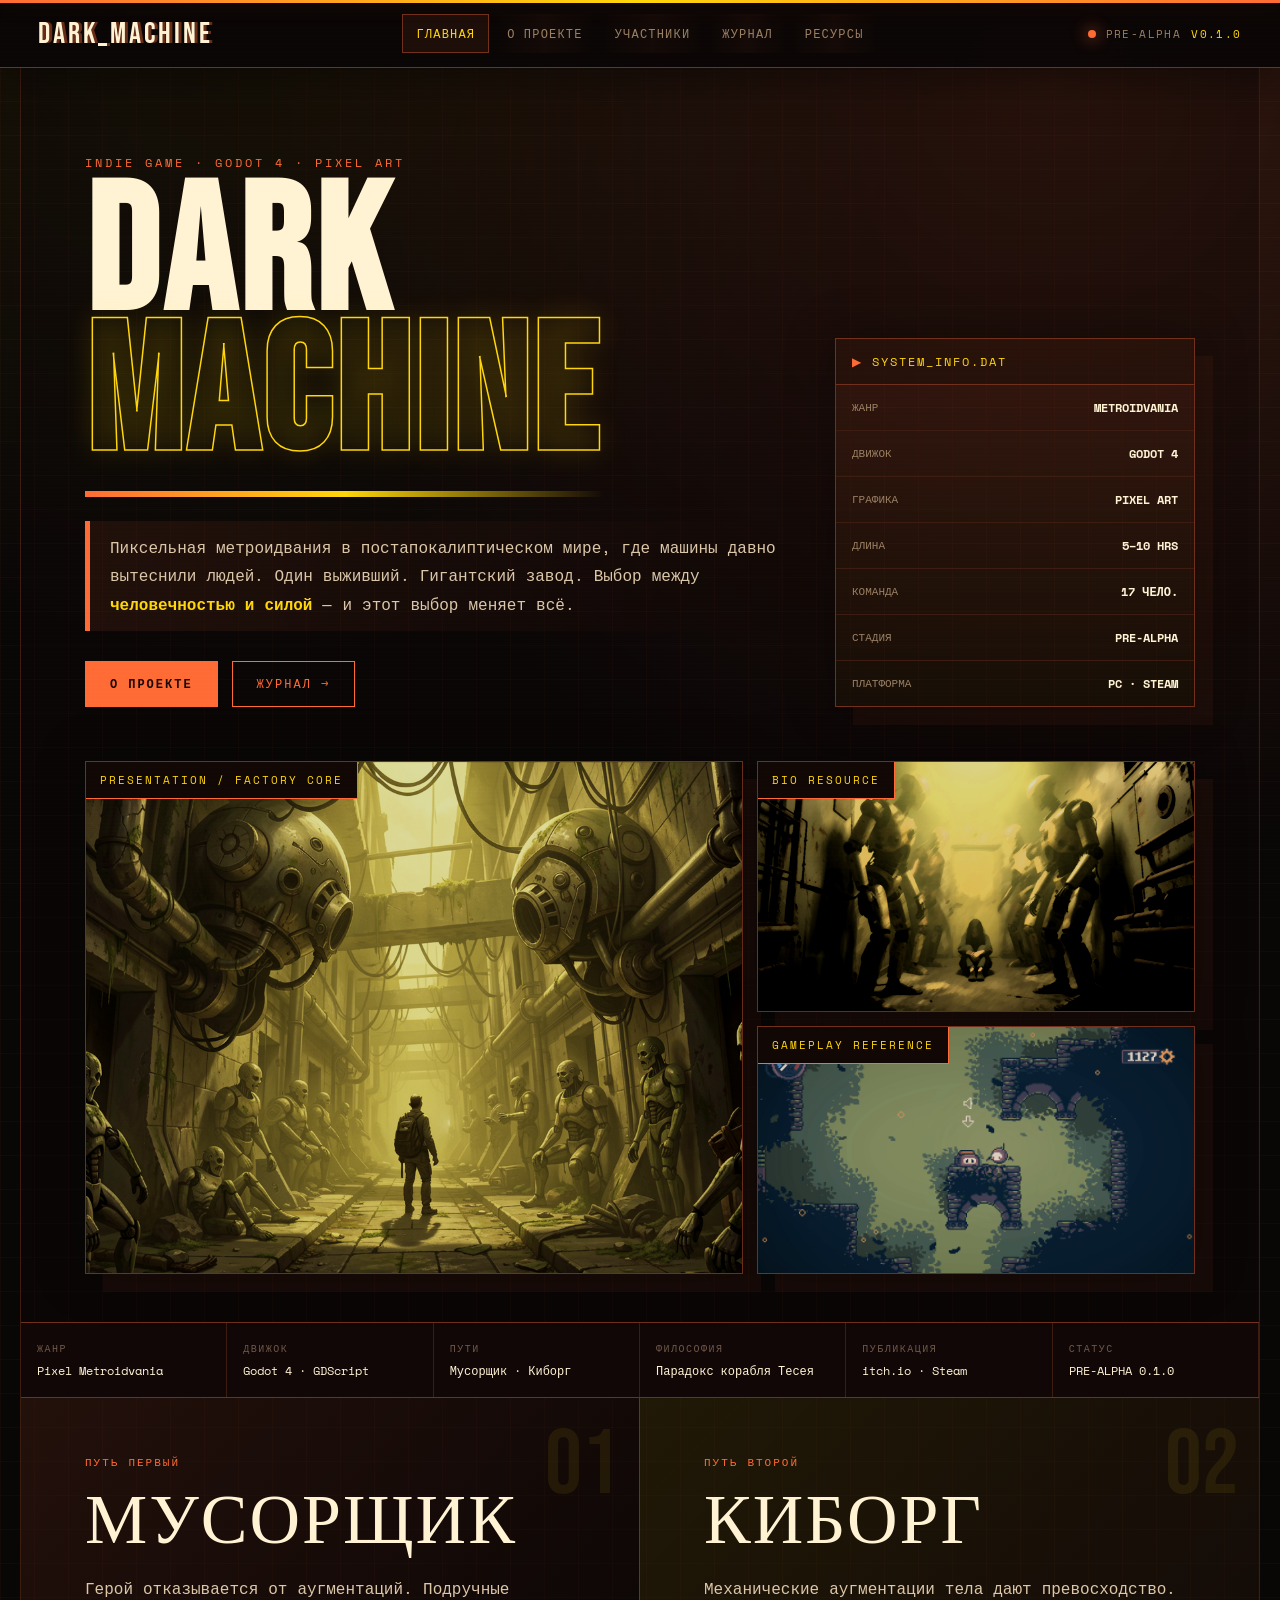
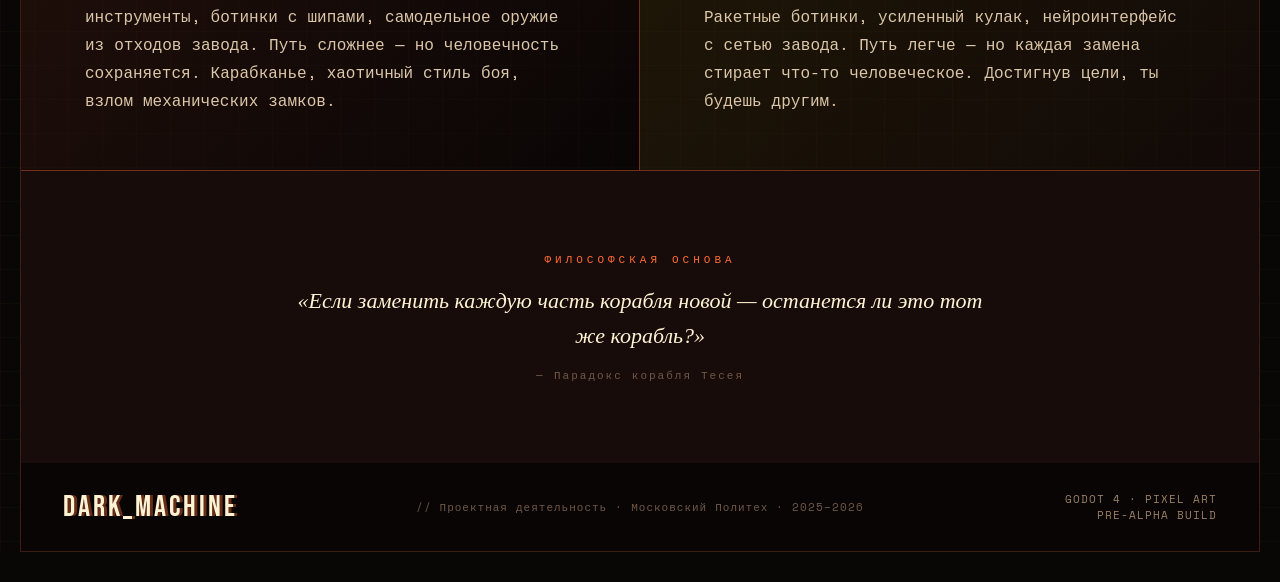
<file: site/index.html>
<!DOCTYPE html>
<html lang="ru">
<head>
  <meta charset="UTF-8"/>
  <meta name="viewport" content="width=device-width, initial-scale=1.0"/>
  <title>Dark Machine</title>
  <link rel="stylesheet" href="css/style.css">
</head>
<body>

<nav>
  <a class="nav-logo" href="index.html">DARK_MACHINE</a>
  <ul>
    <li><a href="index.html" class="active">Главная</a></li>
    <li><a href="pages/about.html">О проекте</a></li>
    <li><a href="pages/members.html">Участники</a></li>
    <li><a href="pages/journal.html">Журнал</a></li>
    <li><a href="pages/resources.html">Ресурсы</a></li>
  </ul>
  <div class="nav-status">
    <div class="nav-dot"></div>
    <span>PRE-ALPHA</span>
    <span style="color:var(--amber)">v0.1.0</span>
  </div>
</nav>

<div class="page">
  <div class="hero">
    <div class="hero-watermark">DARK MACHINE</div>

    <div class="hero-body">
      <div class="hero-left">
        <div class="hero-kicker fade f1">Indie Game · Godot 4 · Pixel Art</div>
        <h1 class="hero-title fade f2">
          DARK
          <em>MACHINE</em>
        </h1>
        <div class="hero-rule fade f3"></div>
        <p class="hero-desc fade f3">
          Пиксельная метроидвания в постапокалиптическом мире, где машины давно вытеснили людей. Один выживший. Гигантский завод. Выбор между <strong>человечностью и силой</strong> — и этот выбор меняет всё.
        </p>
        <div class="hero-actions fade f4">
          <a class="btn btn-fill" href="pages/about.html">О проекте</a>
          <a class="btn btn-outline" href="pages/journal.html">Журнал →</a>
        </div>
      </div>

      <div class="hero-stats-panel fade f5">
        <div class="stats-panel-head">
          <span style="color:var(--hot)">▶</span> SYSTEM_INFO.DAT
        </div>
        <div class="stat-row">
          <span class="stat-key">Жанр</span>
          <span class="stat-val">METROIDVANIA</span>
        </div>
        <div class="stat-row">
          <span class="stat-key">Движок</span>
          <span class="stat-val">GODOT 4</span>
        </div>
        <div class="stat-row">
          <span class="stat-key">Графика</span>
          <span class="stat-val">PIXEL ART</span>
        </div>
        <div class="stat-row">
          <span class="stat-key">Длина</span>
          <span class="stat-val">5–10 HRS</span>
        </div>
        <div class="stat-row">
          <span class="stat-key">Команда</span>
          <span class="stat-val">17 ЧЕЛО.</span>
        </div>
        <div class="stat-row">
          <span class="stat-key">Стадия</span>
          <span class="stat-val">PRE-ALPHA</span>
        </div>
        <div class="stat-row">
          <span class="stat-key">Платформа</span>
          <span class="stat-val">PC · STEAM</span>
        </div>
      </div>
    </div>

    <div class="hero-media fade f5">
      <figure class="media-frame" data-label="Presentation / Factory Core">
        <img src="assets/factory-hero.png" alt="Концепт-арт завода Dark Machine из презентации">
      </figure>
      <div class="media-stack">
        <figure class="media-frame small" data-label="Bio Resource">
          <img src="assets/human-capsule.png" alt="Человек как биологический ресурс в мире машин">
        </figure>
        <figure class="media-frame small" data-label="Gameplay Reference">
          <img src="assets/gameplay-ref.jpg" alt="Игровой референс метроидвании из презентации">
        </figure>
      </div>
    </div>


    <div class="hero-ticker">
      <div class="ticker-item">Жанр<span>Pixel Metroidvania</span></div>
      <div class="ticker-item">Движок<span>Godot 4 · GDScript</span></div>
      <div class="ticker-item">Пути<span>Мусорщик · Киборг</span></div>
      <div class="ticker-item">Философия<span>Парадокс корабля Тесея</span></div>
      <div class="ticker-item">Публикация<span>itch.io · Steam</span></div>
      <div class="ticker-item">Статус<span>PRE-ALPHA 0.1.0</span></div>
    </div>
  </div>

  <div class="paths-section reveal">
    <div class="path-block scav">
      <div class="path-block-num">01</div>
      <div class="path-badge">Путь первый</div>
      <div class="path-block-title">МУСОРЩИК</div>
      <p class="path-block-desc">
        Герой отказывается от аугментаций. Подручные инструменты, ботинки с шипами, самодельное оружие из отходов завода. Путь сложнее — но человечность сохраняется. Карабканье, хаотичный стиль боя, взлом механических замков.
      </p>
    </div>
    <div class="path-block cyborg">
      <div class="path-block-num">02</div>
      <div class="path-badge">Путь второй</div>
      <div class="path-block-title">КИБОРГ</div>
      <p class="path-block-desc">
        Механические аугментации тела дают превосходство. Ракетные ботинки, усиленный кулак, нейроинтерфейс с сетью завода. Путь легче — но каждая замена стирает что-то человеческое. Достигнув цели, ты будешь другим.
      </p>
    </div>
  </div>

  <div class="sec reveal" style="text-align:center; padding:80px 60px; background:var(--panel); border-bottom:none;">
    <p style="font-size:11px; letter-spacing:4px; color:var(--hot); text-transform:uppercase; margin-bottom:16px;">Философская основа</p>
    <p style="font-family:'IBM Plex Serif',serif; font-size:22px; color:var(--bright); max-width:700px; margin:0 auto; line-height:1.6; font-style:italic;">
      «Если заменить каждую часть корабля новой — останется ли это тот же корабль?»
    </p>
    <p style="font-size:11px; color:var(--dim); margin-top:14px; letter-spacing:2px;">— Парадокс корабля Тесея</p>
  </div>
</div>

<footer>
  <div class="footer-logo">DARK_MACHINE</div>
  <div class="footer-copy">// Проектная деятельность · Московский Политех · 2025–2026</div>
  <div class="footer-right">GODOT 4 · PIXEL ART<br>PRE-ALPHA BUILD</div>
</footer>

<script src="js/main.js"></script>
</body>
</html>
</file>
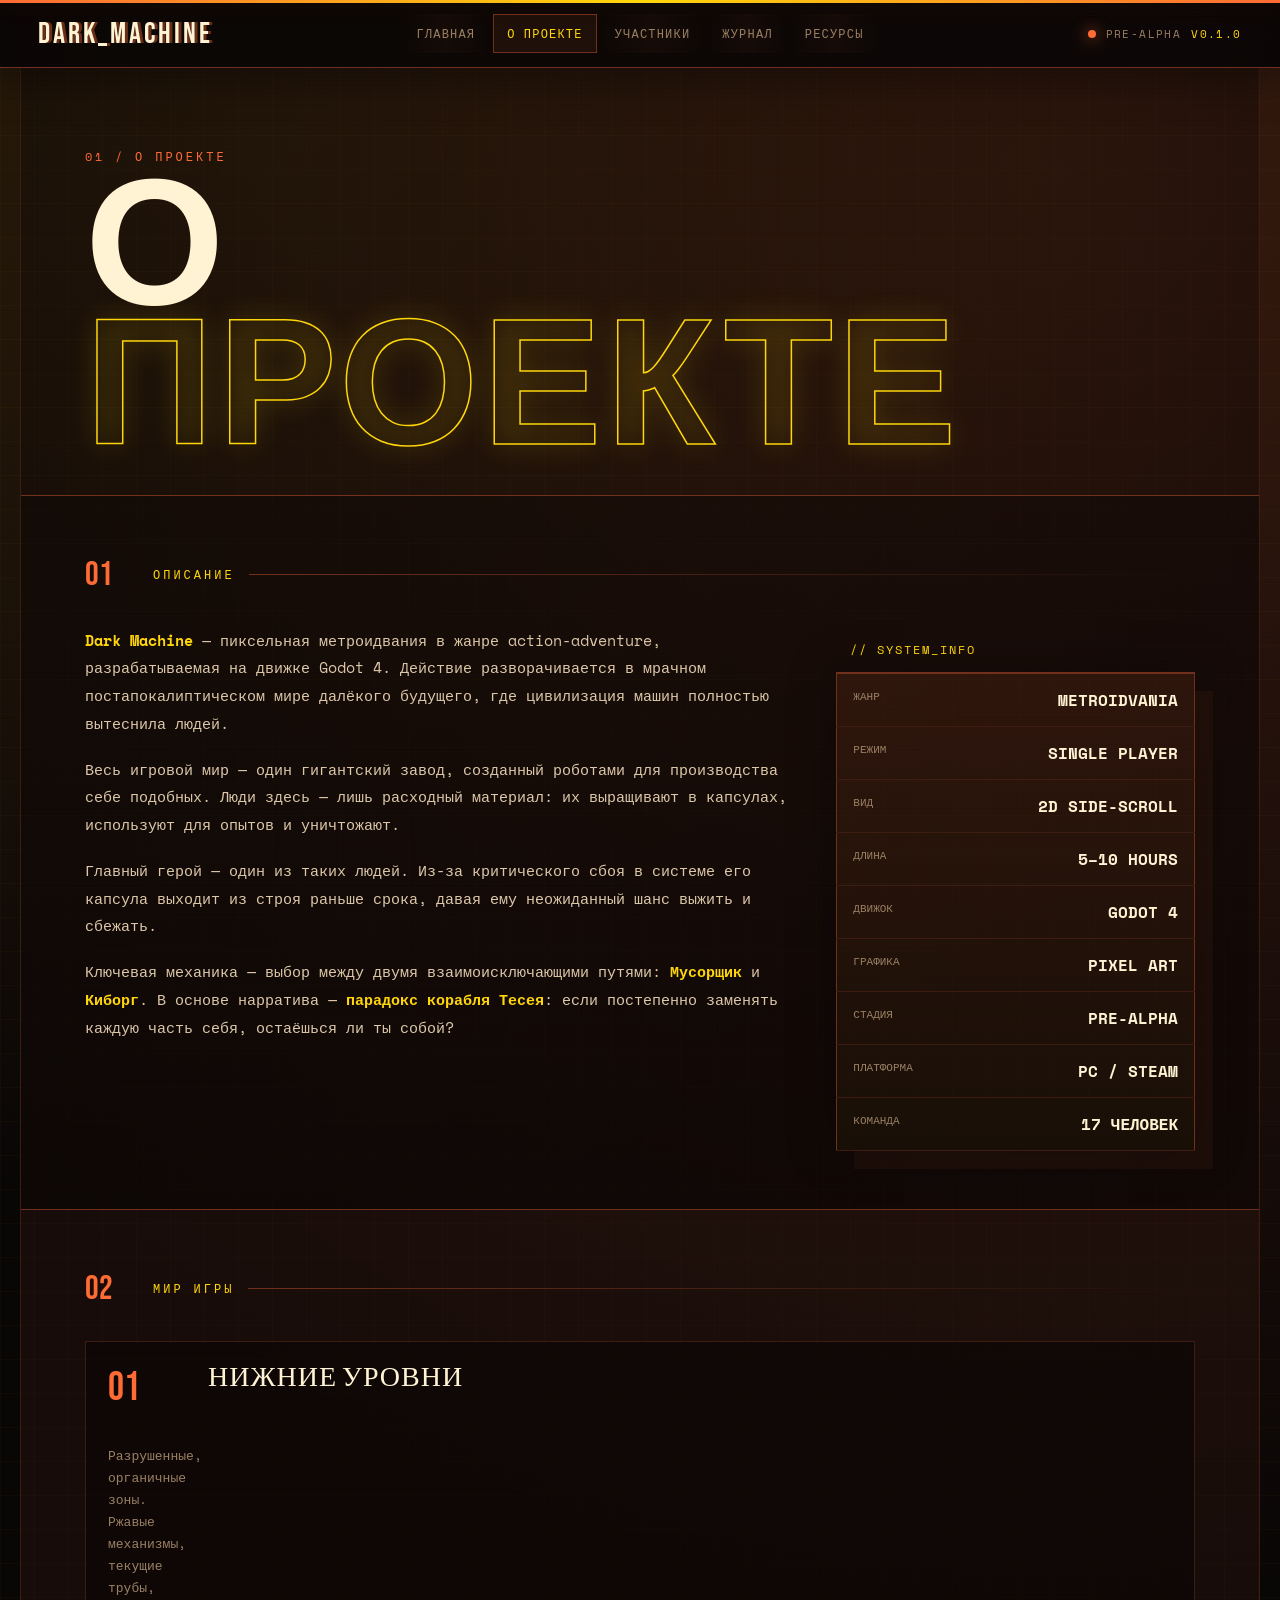
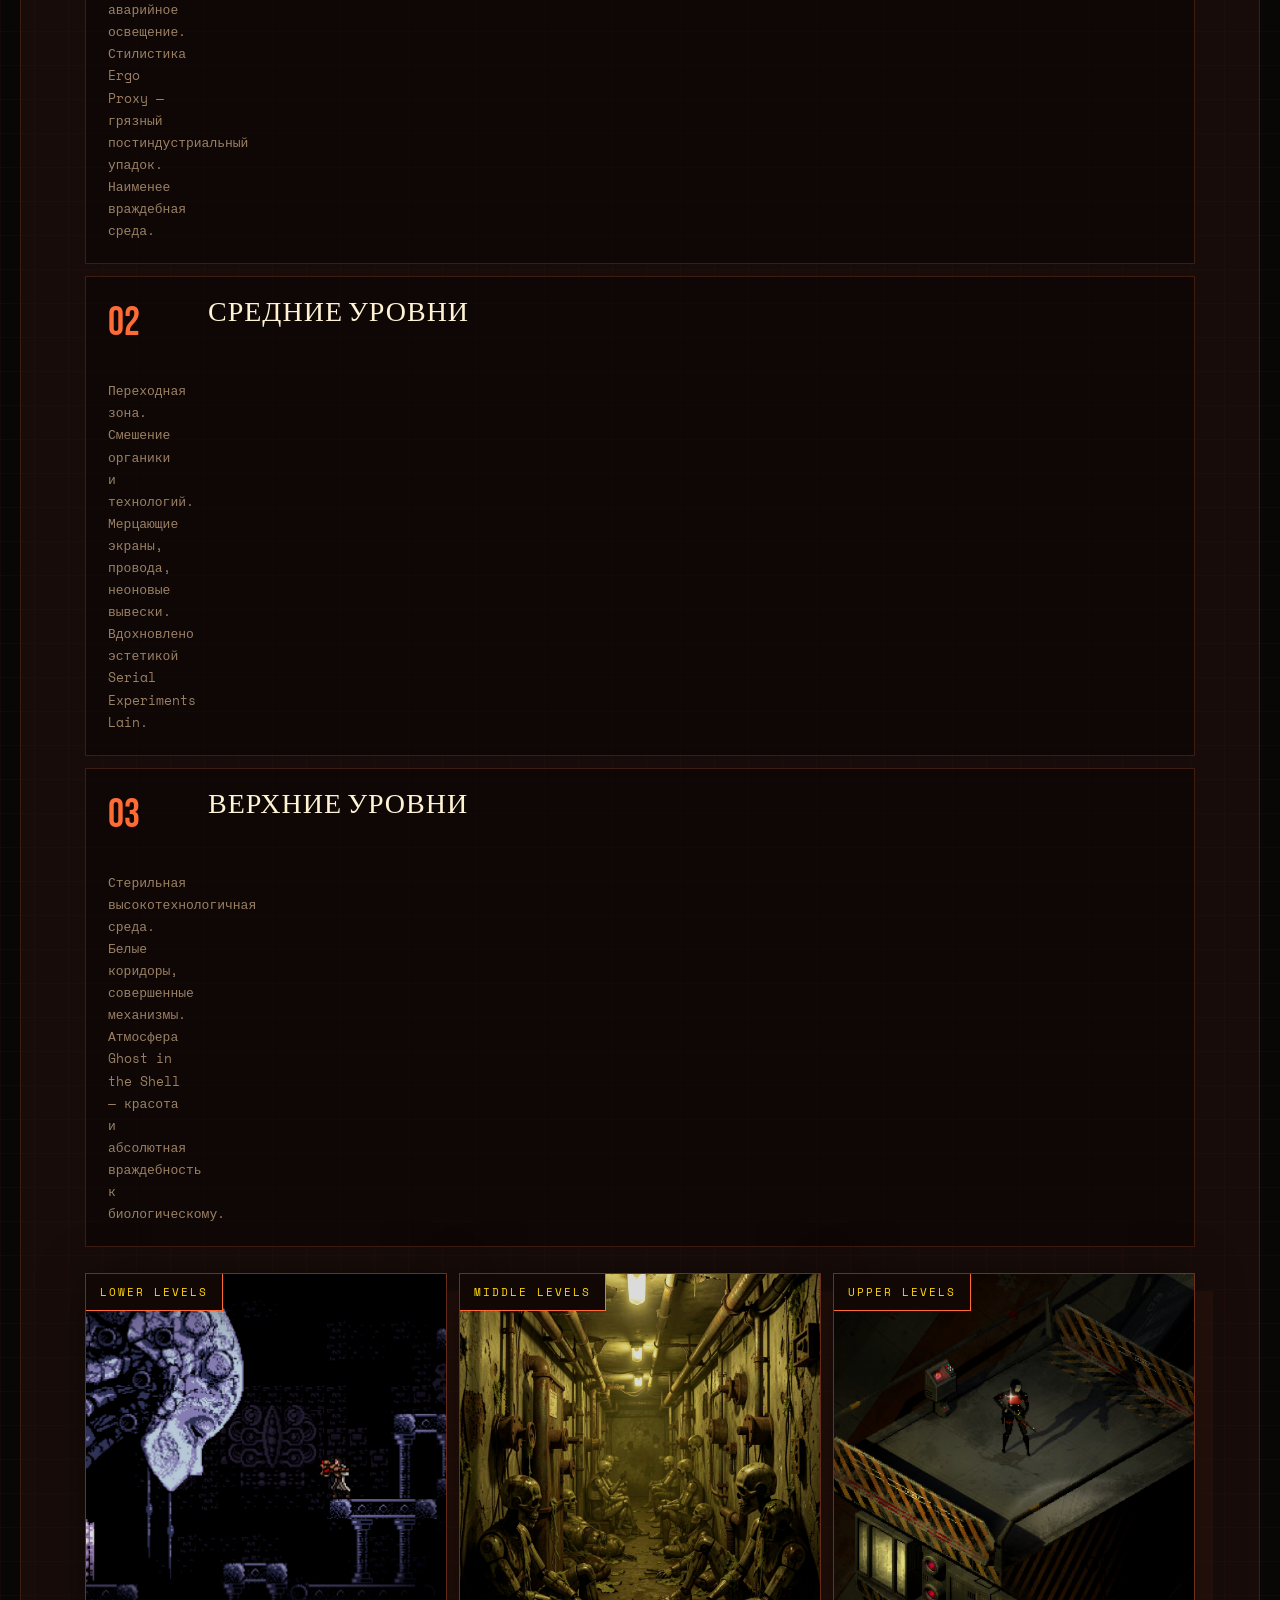
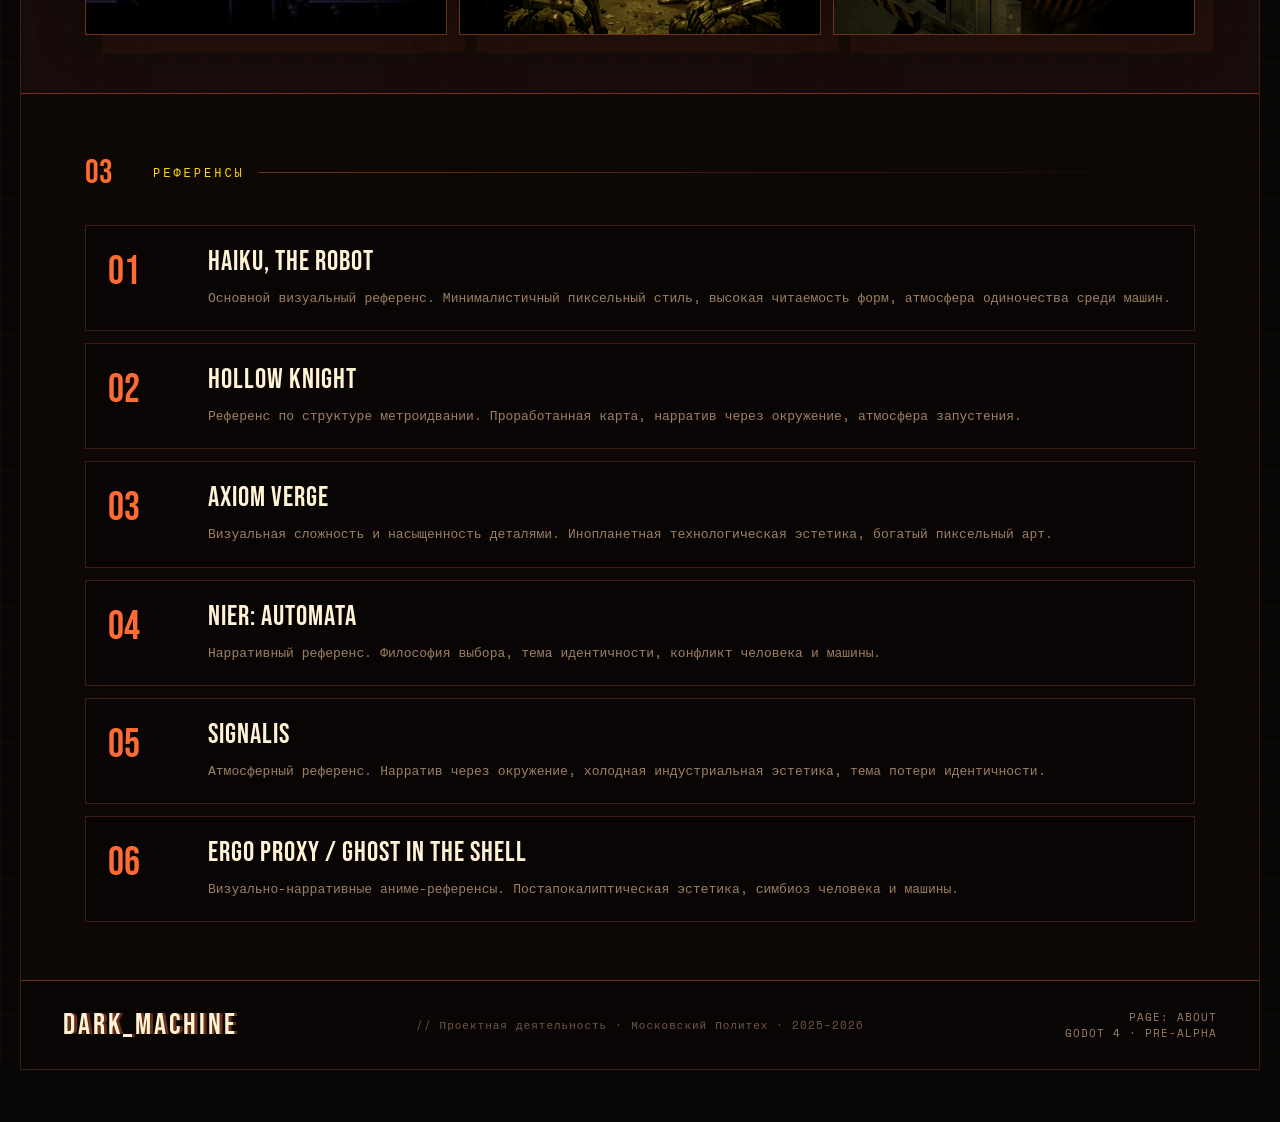
<file: site/pages/about.html>
<!DOCTYPE html>
<html lang="ru">
<head>
  <meta charset="UTF-8"/>
  <meta name="viewport" content="width=device-width, initial-scale=1.0"/>
  <title>Dark Machine — О проекте</title>
  <link rel="stylesheet" href="../css/style.css">
</head>
<body>

<nav>
  <a class="nav-logo" href="../index.html">DARK_MACHINE</a>
  <ul>
    <li><a href="../index.html">Главная</a></li>
    <li><a href="about.html" class="active">О проекте</a></li>
    <li><a href="members.html">Участники</a></li>
    <li><a href="journal.html">Журнал</a></li>
    <li><a href="resources.html">Ресурсы</a></li>
  </ul>
  <div class="nav-status">
    <div class="nav-dot"></div>
    <span>PRE-ALPHA</span>
    <span style="color:var(--amber)">v0.1.0</span>
  </div>
</nav>

<div class="page">

  <div class="pg-header">
    <div class="pg-header-bg">ABOUT</div>
    <div class="pg-index fade">01 / О ПРОЕКТЕ</div>
    <h1 class="pg-title fade f2">О<br><span>ПРОЕКТЕ</span></h1>
  </div>

  <div class="sec reveal">
    <div class="sec-label">
      <div class="sec-num">01</div>
      <div class="sec-title">Описание</div>
      <div class="sec-line"></div>
    </div>
    <div class="about-grid">
      <div class="prose">
        <p><strong>Dark Machine</strong> — пиксельная метроидвания в жанре action-adventure, разрабатываемая на движке Godot 4. Действие разворачивается в мрачном постапокалиптическом мире далёкого будущего, где цивилизация машин полностью вытеснила людей.</p>
        <p>Весь игровой мир — один гигантский завод, созданный роботами для производства себе подобных. Люди здесь — лишь расходный материал: их выращивают в капсулах, используют для опытов и уничтожают.</p>
        <p>Главный герой — один из таких людей. Из-за критического сбоя в системе его капсула выходит из строя раньше срока, давая ему неожиданный шанс выжить и сбежать.</p>
        <p>Ключевая механика — выбор между двумя взаимоисключающими путями: <strong>Мусорщик</strong> и <strong>Киборг</strong>. В основе нарратива — <strong>парадокс корабля Тесея</strong>: если постепенно заменять каждую часть себя, остаёшься ли ты собой?</p>
      </div>
      <div>
        <table class="specs-table">
          <caption>// SYSTEM_INFO</caption>
          <tbody>
            <tr><td>Жанр</td><td>METROIDVANIA</td></tr>
            <tr><td>Режим</td><td>SINGLE PLAYER</td></tr>
            <tr><td>Вид</td><td>2D SIDE-SCROLL</td></tr>
            <tr><td>Длина</td><td>5–10 HOURS</td></tr>
            <tr><td>Движок</td><td>GODOT 4</td></tr>
            <tr><td>Графика</td><td>PIXEL ART</td></tr>
            <tr><td>Стадия</td><td>PRE-ALPHA</td></tr>
            <tr><td>Платформа</td><td>PC / STEAM</td></tr>
            <tr><td>Команда</td><td>17 ЧЕЛОВЕК</td></tr>
          </tbody>
        </table>
      </div>
    </div>
  </div>

  <div class="sec dark reveal">
    <div class="sec-label">
      <div class="sec-num">02</div>
      <div class="sec-title">Мир игры</div>
      <div class="sec-line"></div>
    </div>
    <div class="zones-strip">
      <div class="zone">
        <div class="zone-num">01</div>
        <div class="zone-name">НИЖНИЕ УРОВНИ</div>
        <p class="zone-desc">Разрушенные, органичные зоны. Ржавые механизмы, текущие трубы, аварийное освещение. Стилистика Ergo Proxy — грязный постиндустриальный упадок. Наименее враждебная среда.</p>
      </div>
      <div class="zone">
        <div class="zone-num">02</div>
        <div class="zone-name">СРЕДНИЕ УРОВНИ</div>
        <p class="zone-desc">Переходная зона. Смешение органики и технологий. Мерцающие экраны, провода, неоновые вывески. Вдохновлено эстетикой Serial Experiments Lain.</p>
      </div>
      <div class="zone">
        <div class="zone-num">03</div>
        <div class="zone-name">ВЕРХНИЕ УРОВНИ</div>
        <p class="zone-desc">Стерильная высокотехнологичная среда. Белые коридоры, совершенные механизмы. Атмосфера Ghost in the Shell — красота и абсолютная враждебность к биологическому.</p>
      </div>
    </div>
    <div class="image-strip reveal">
      <figure class="media-frame" data-label="Lower Levels">
        <img src="../assets/organic-zone.jpg" alt="Органичная нижняя зона завода из презентации">
      </figure>
      <figure class="media-frame" data-label="Middle Levels">
        <img src="../assets/factory-corridor.png" alt="Промышленный коридор завода из презентации">
      </figure>
      <figure class="media-frame" data-label="Upper Levels">
        <img src="../assets/industrial-roof.jpg" alt="Индустриальная площадка верхних уровней из презентации">
      </figure>
    </div>
  </div>

  <div class="sec reveal">
    <div class="sec-label">
      <div class="sec-num">03</div>
      <div class="sec-title">Референсы</div>
      <div class="sec-line"></div>
    </div>
    <div class="refs-grid">
      <div class="ref-strip">
        <div class="ref-idx">01</div>
        <div>
          <div class="ref-name">Haiku, the Robot</div>
          <div class="ref-desc">Основной визуальный референс. Минималистичный пиксельный стиль, высокая читаемость форм, атмосфера одиночества среди машин.</div>
        </div>
      </div>
      <div class="ref-strip">
        <div class="ref-idx">02</div>
        <div>
          <div class="ref-name">Hollow Knight</div>
          <div class="ref-desc">Референс по структуре метроидвании. Проработанная карта, нарратив через окружение, атмосфера запустения.</div>
        </div>
      </div>
      <div class="ref-strip">
        <div class="ref-idx">03</div>
        <div>
          <div class="ref-name">Axiom Verge</div>
          <div class="ref-desc">Визуальная сложность и насыщенность деталями. Инопланетная технологическая эстетика, богатый пиксельный арт.</div>
        </div>
      </div>
      <div class="ref-strip">
        <div class="ref-idx">04</div>
        <div>
          <div class="ref-name">NieR: Automata</div>
          <div class="ref-desc">Нарративный референс. Философия выбора, тема идентичности, конфликт человека и машины.</div>
        </div>
      </div>
      <div class="ref-strip">
        <div class="ref-idx">05</div>
        <div>
          <div class="ref-name">Signalis</div>
          <div class="ref-desc">Атмосферный референс. Нарратив через окружение, холодная индустриальная эстетика, тема потери идентичности.</div>
        </div>
      </div>
      <div class="ref-strip">
        <div class="ref-idx">06</div>
        <div>
          <div class="ref-name">Ergo Proxy / Ghost in the Shell</div>
          <div class="ref-desc">Визуально-нарративные аниме-референсы. Постапокалиптическая эстетика, симбиоз человека и машины.</div>
        </div>
      </div>
    </div>
  </div>

</div>

<footer>
  <div class="footer-logo">DARK_MACHINE</div>
  <div class="footer-copy">// Проектная деятельность · Московский Политех · 2025–2026</div>
  <div class="footer-right">PAGE: ABOUT<br>GODOT 4 · PRE-ALPHA</div>
</footer>

<script src="../js/main.js"></script>
</body>
</html>
</file>
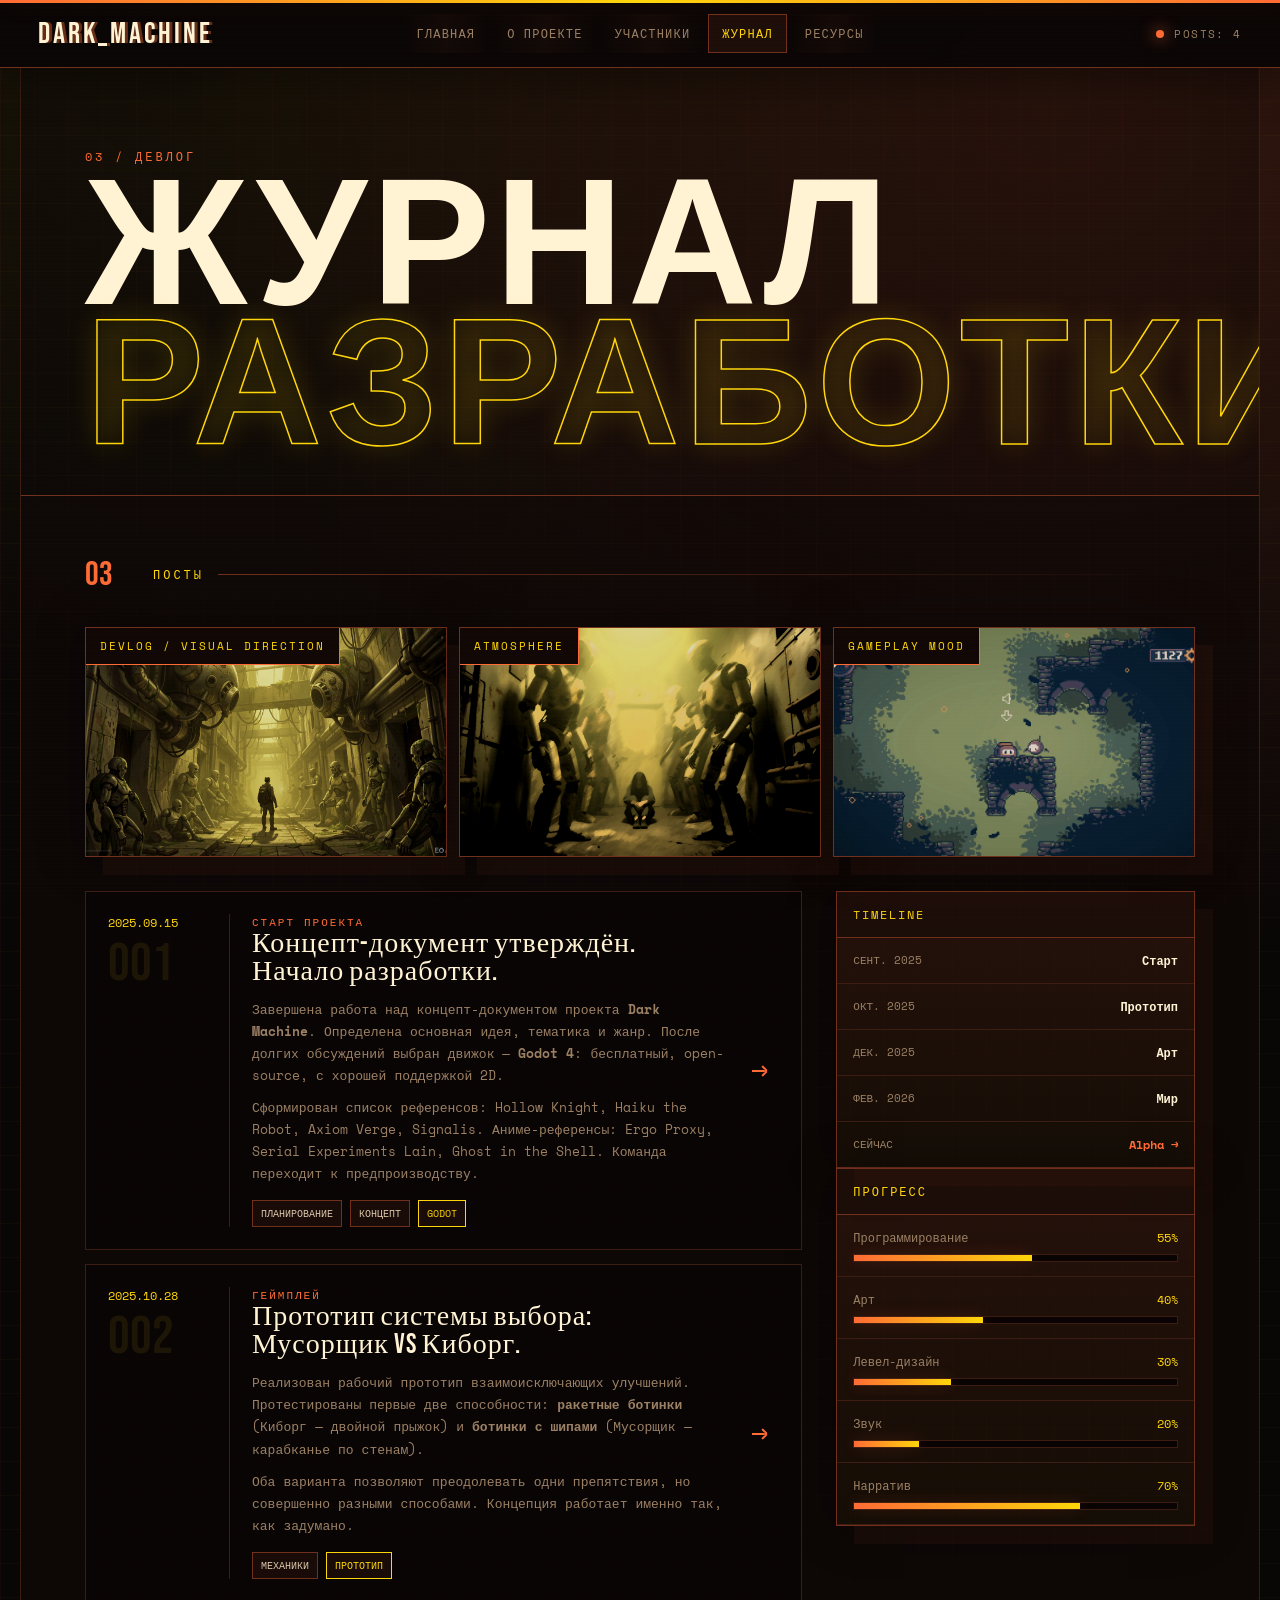
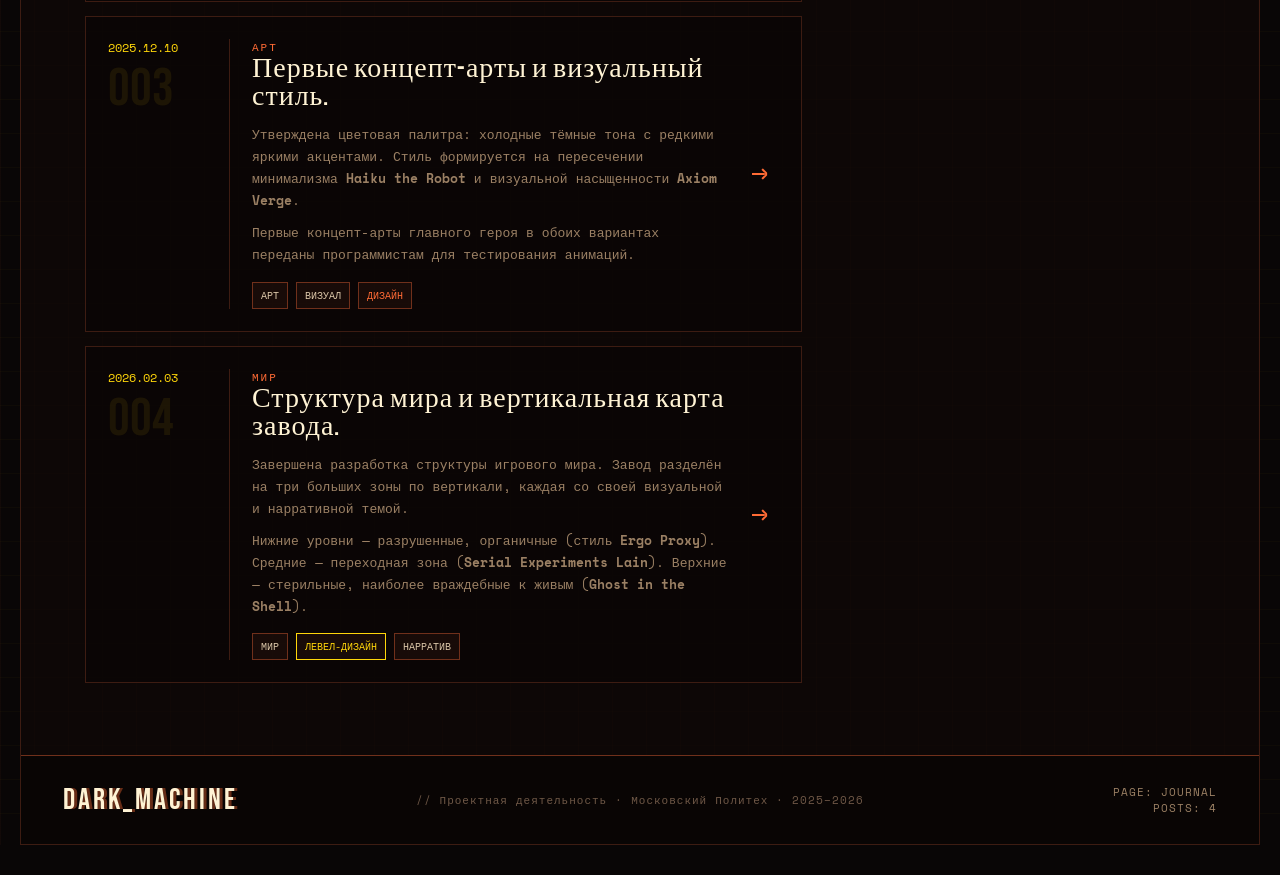
<file: site/pages/journal.html>
<!DOCTYPE html>
<html lang="ru">
<head>
  <meta charset="UTF-8"/>
  <meta name="viewport" content="width=device-width, initial-scale=1.0"/>
  <title>Dark Machine — Журнал</title>
  <link rel="stylesheet" href="../css/style.css">
</head>
<body>

<nav>
  <a class="nav-logo" href="../index.html">DARK_MACHINE</a>
  <ul>
    <li><a href="../index.html">Главная</a></li>
    <li><a href="about.html">О проекте</a></li>
    <li><a href="members.html">Участники</a></li>
    <li><a href="journal.html" class="active">Журнал</a></li>
    <li><a href="resources.html">Ресурсы</a></li>
  </ul>
  <div class="nav-status">
    <div class="nav-dot"></div>
    <span>POSTS: 4</span>
  </div>
</nav>

<div class="page">

  <div class="pg-header">
    <div class="pg-header-bg">JOURNAL</div>
    <div class="pg-index fade">03 / ДЕВЛОГ</div>
    <h1 class="pg-title fade f2">ЖУРНАЛ<br><span>РАЗРАБОТКИ</span></h1>
  </div>

  <div class="sec reveal">
    <div class="sec-label">
      <div class="sec-num">03</div>
      <div class="sec-title">Посты</div>
      <div class="sec-line"></div>
    </div>

    <div class="image-strip reveal">
      <figure class="media-frame" data-label="Devlog / Visual Direction">
        <img src="../assets/factory-hero.png" alt="Визуальное направление Dark Machine из презентации">
      </figure>
      <figure class="media-frame" data-label="Atmosphere">
        <img src="../assets/human-capsule.png" alt="Атмосферный концепт мира машин">
      </figure>
      <figure class="media-frame" data-label="Gameplay Mood">
        <img src="../assets/gameplay-ref.jpg" alt="Референс геймплейного настроения">
      </figure>
    </div>

    <div class="journal-grid" style="margin-top:34px;">
      <div>

        <div class="post-strip reveal">
          <div class="post-left">
            <div class="post-date">2025.09.15</div>
            <div class="post-id">001</div>
          </div>
          <div class="post-right">
            <div class="post-cat">Старт проекта</div>
            <div class="post-title-text">Концепт-документ утверждён. Начало разработки.</div>
            <div class="post-body">
              <p>Завершена работа над концепт-документом проекта <strong>Dark Machine</strong>. Определена основная идея, тематика и жанр. После долгих обсуждений выбран движок — <strong>Godot 4</strong>: бесплатный, open-source, с хорошей поддержкой 2D.</p>
              <p style="margin-top:10px;">Сформирован список референсов: Hollow Knight, Haiku the Robot, Axiom Verge, Signalis. Аниме-референсы: Ergo Proxy, Serial Experiments Lain, Ghost in the Shell. Команда переходит к предпроизводству.</p>
            </div>
            <div class="post-footer">
              <span class="tag">Планирование</span>
              <span class="tag">Концепт</span>
              <span class="tag amber">Godot</span>
            </div>
          </div>
          <div class="post-arrow">→</div>
        </div>

        <div class="post-strip reveal">
          <div class="post-left">
            <div class="post-date">2025.10.28</div>
            <div class="post-id">002</div>
          </div>
          <div class="post-right">
            <div class="post-cat">Геймплей</div>
            <div class="post-title-text">Прототип системы выбора: Мусорщик vs Киборг.</div>
            <div class="post-body">
              <p>Реализован рабочий прототип взаимоисключающих улучшений. Протестированы первые две способности: <strong>ракетные ботинки</strong> (Киборг — двойной прыжок) и <strong>ботинки с шипами</strong> (Мусорщик — карабканье по стенам).</p>
              <p style="margin-top:10px;">Оба варианта позволяют преодолевать одни препятствия, но совершенно разными способами. Концепция работает именно так, как задумано.</p>
            </div>
            <div class="post-footer">
              <span class="tag">Механики</span>
              <span class="tag amber">Прототип</span>
            </div>
          </div>
          <div class="post-arrow">→</div>
        </div>

        <div class="post-strip reveal">
          <div class="post-left">
            <div class="post-date">2025.12.10</div>
            <div class="post-id">003</div>
          </div>
          <div class="post-right">
            <div class="post-cat">Арт</div>
            <div class="post-title-text">Первые концепт-арты и визуальный стиль.</div>
            <div class="post-body">
              <p>Утверждена цветовая палитра: холодные тёмные тона с редкими яркими акцентами. Стиль формируется на пересечении минимализма <strong>Haiku the Robot</strong> и визуальной насыщенности <strong>Axiom Verge</strong>.</p>
              <p style="margin-top:10px;">Первые концепт-арты главного героя в обоих вариантах переданы программистам для тестирования анимаций.</p>
            </div>
            <div class="post-footer">
              <span class="tag">Арт</span>
              <span class="tag">Визуал</span>
              <span class="tag hot">Дизайн</span>
            </div>
          </div>
          <div class="post-arrow">→</div>
        </div>

        <div class="post-strip reveal">
          <div class="post-left">
            <div class="post-date">2026.02.03</div>
            <div class="post-id">004</div>
          </div>
          <div class="post-right">
            <div class="post-cat">Мир</div>
            <div class="post-title-text">Структура мира и вертикальная карта завода.</div>
            <div class="post-body">
              <p>Завершена разработка структуры игрового мира. Завод разделён на три больших зоны по вертикали, каждая со своей визуальной и нарративной темой.</p>
              <p style="margin-top:10px;">Нижние уровни — разрушенные, органичные (стиль <strong>Ergo Proxy</strong>). Средние — переходная зона (<strong>Serial Experiments Lain</strong>). Верхние — стерильные, наиболее враждебные к живым (<strong>Ghost in the Shell</strong>).</p>
            </div>
            <div class="post-footer">
              <span class="tag">Мир</span>
              <span class="tag amber">Левел-дизайн</span>
              <span class="tag">Нарратив</span>
            </div>
          </div>
          <div class="post-arrow">→</div>
        </div>

      </div>

      <div>
        <div class="sidebar-block">
          <div class="sidebar-head">TIMELINE</div>
          <div class="sidebar-row"><span class="sidebar-key">Сент. 2025</span><span class="sidebar-val">Старт</span></div>
          <div class="sidebar-row"><span class="sidebar-key">Окт. 2025</span><span class="sidebar-val">Прототип</span></div>
          <div class="sidebar-row"><span class="sidebar-key">Дек. 2025</span><span class="sidebar-val">Арт</span></div>
          <div class="sidebar-row"><span class="sidebar-key">Фев. 2026</span><span class="sidebar-val">Мир</span></div>
          <div class="sidebar-row"><span class="sidebar-key">Сейчас</span><span class="sidebar-val" style="color:var(--hot)">Alpha →</span></div>
        </div>

        <div class="sidebar-block">
          <div class="sidebar-head">ПРОГРЕСС</div>
          <div class="progress-row">
            <div class="progress-info">Программирование <span>55%</span></div>
            <div class="progress-bar"><div class="progress-fill" style="width:55%"></div></div>
          </div>
          <div class="progress-row">
            <div class="progress-info">Арт <span>40%</span></div>
            <div class="progress-bar"><div class="progress-fill" style="width:40%"></div></div>
          </div>
          <div class="progress-row">
            <div class="progress-info">Левел-дизайн <span>30%</span></div>
            <div class="progress-bar"><div class="progress-fill" style="width:30%"></div></div>
          </div>
          <div class="progress-row">
            <div class="progress-info">Звук <span>20%</span></div>
            <div class="progress-bar"><div class="progress-fill" style="width:20%"></div></div>
          </div>
          <div class="progress-row">
            <div class="progress-info">Нарратив <span>70%</span></div>
            <div class="progress-bar"><div class="progress-fill" style="width:70%"></div></div>
          </div>
        </div>
      </div>
    </div>

  </div>

</div>

<footer>
  <div class="footer-logo">DARK_MACHINE</div>
  <div class="footer-copy">// Проектная деятельность · Московский Политех · 2025–2026</div>
  <div class="footer-right">PAGE: JOURNAL<br>POSTS: 4</div>
</footer>

<script src="../js/main.js"></script>
</body>
</html>
</file>
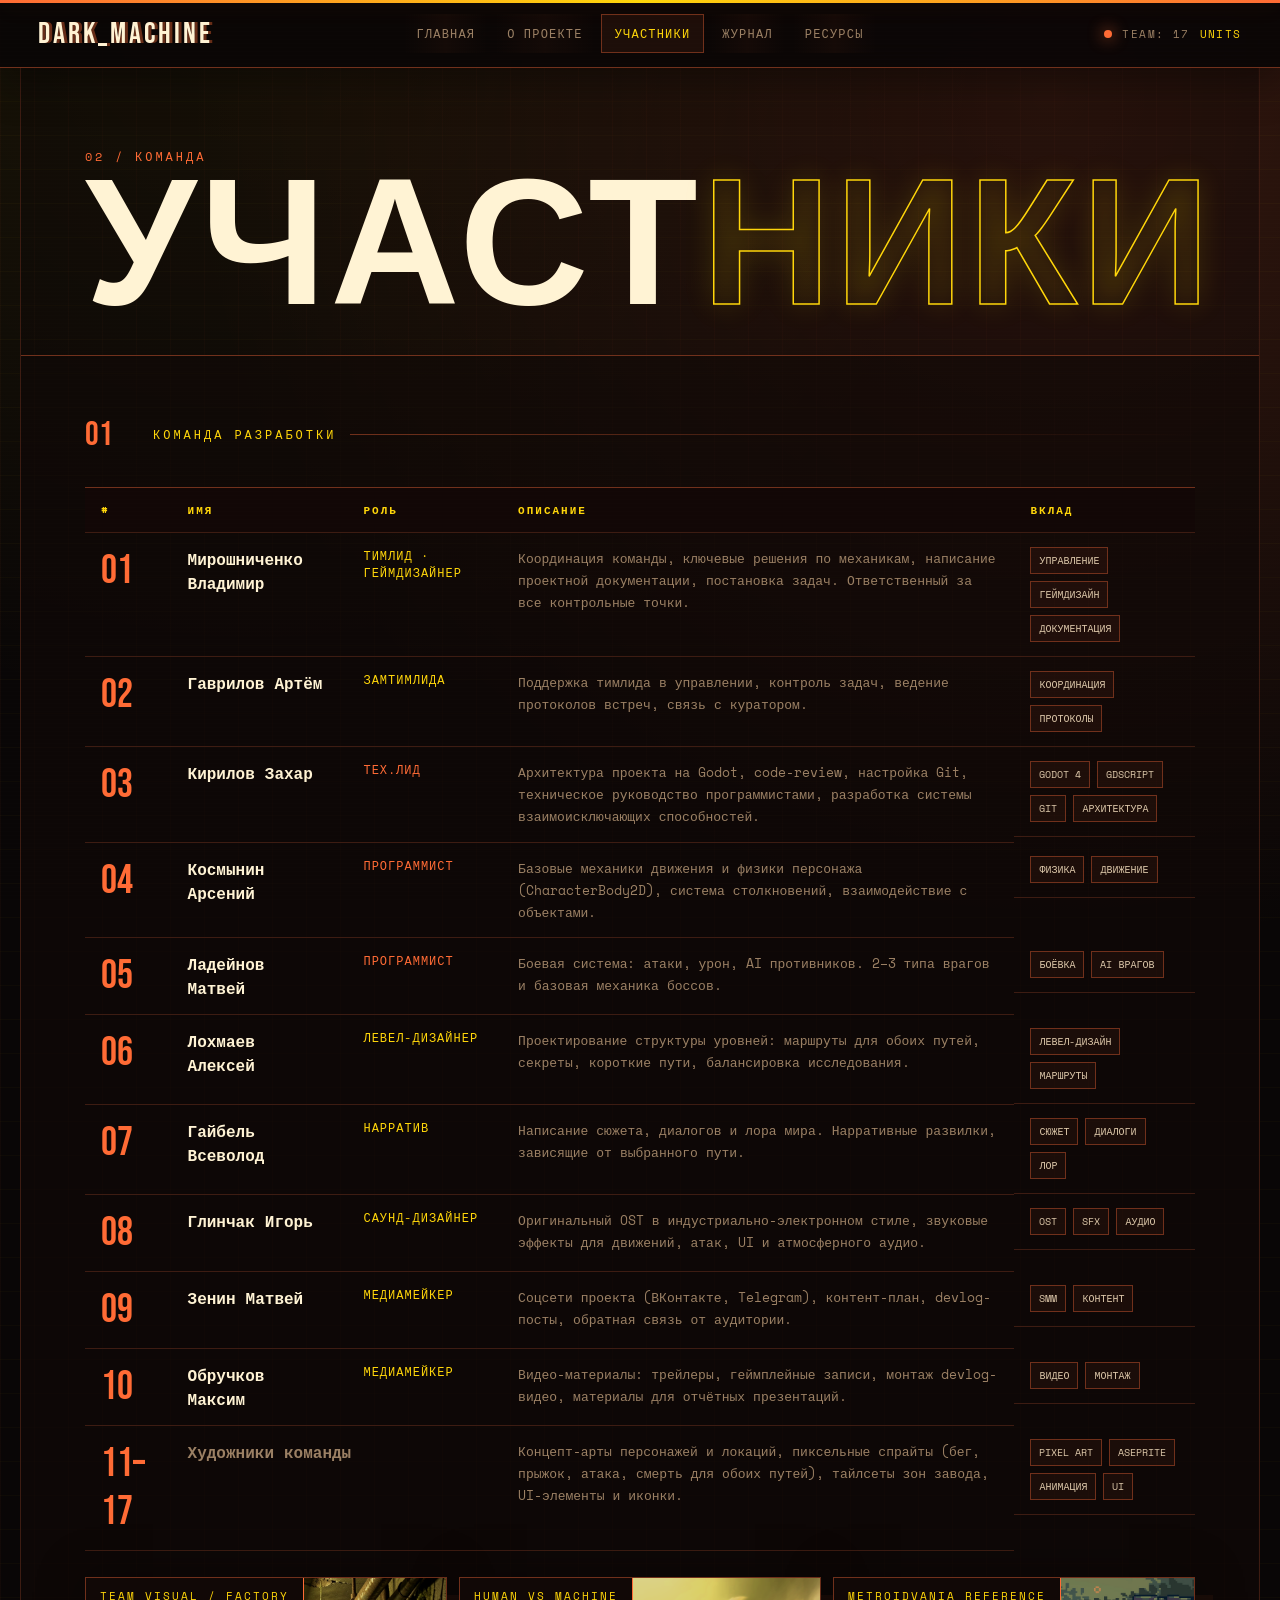
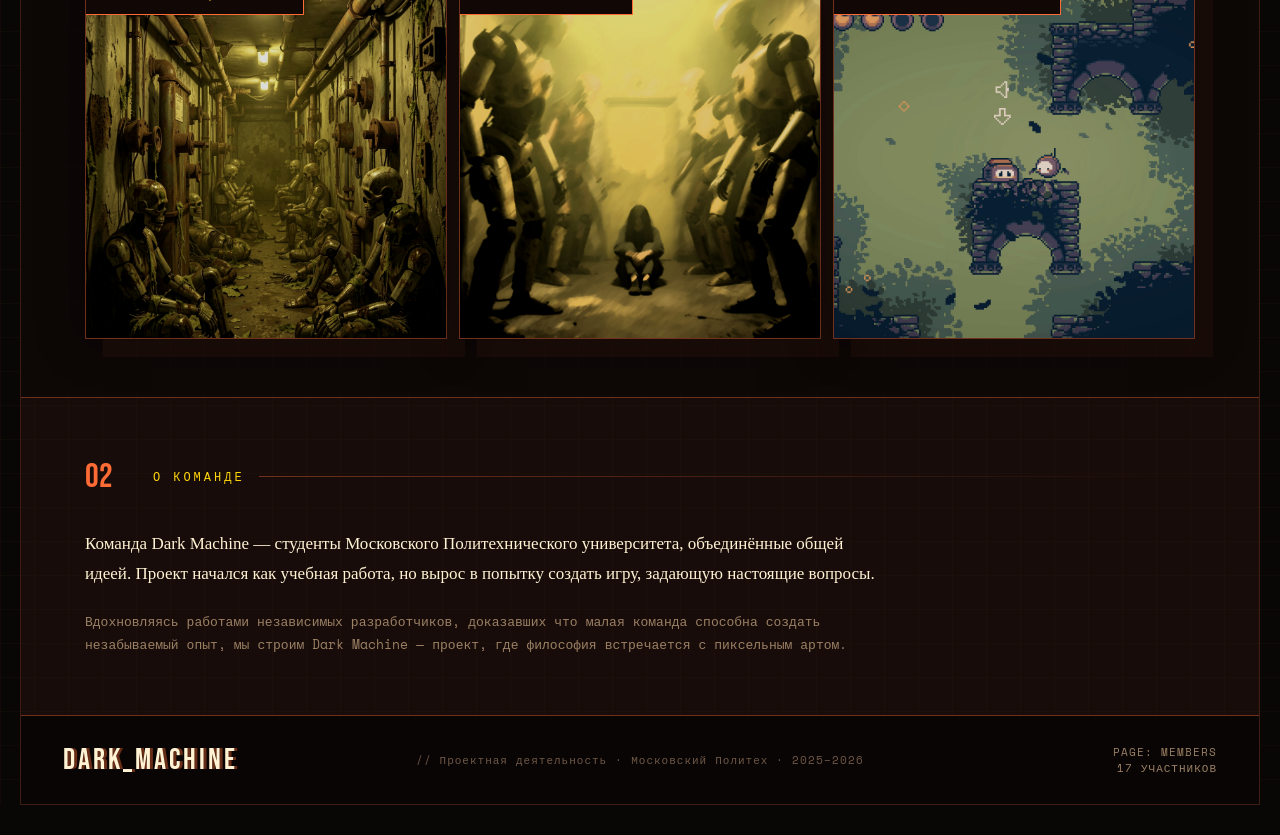
<file: site/pages/members.html>
<!DOCTYPE html>
<html lang="ru">
<head>
  <meta charset="UTF-8"/>
  <meta name="viewport" content="width=device-width, initial-scale=1.0"/>
  <title>Dark Machine — Участники</title>
  <link rel="stylesheet" href="../css/style.css">
</head>
<body>

<nav>
  <a class="nav-logo" href="../index.html">DARK_MACHINE</a>
  <ul>
    <li><a href="../index.html">Главная</a></li>
    <li><a href="about.html">О проекте</a></li>
    <li><a href="members.html" class="active">Участники</a></li>
    <li><a href="journal.html">Журнал</a></li>
    <li><a href="resources.html">Ресурсы</a></li>
  </ul>
  <div class="nav-status">
    <div class="nav-dot"></div>
    <span>TEAM: 17</span>
    <span style="color:var(--amber)">UNITS</span>
  </div>
</nav>

<div class="page">

  <div class="pg-header">
    <div class="pg-header-bg">TEAM</div>
    <div class="pg-index fade">02 / КОМАНДА</div>
    <h1 class="pg-title fade f2">УЧАСТ<span>НИКИ</span></h1>
  </div>

  <div class="sec reveal">
    <div class="sec-label">
      <div class="sec-num">01</div>
      <div class="sec-title">Команда разработки</div>
      <div class="sec-line"></div>
    </div>

    <table class="team-table">
      <thead>
        <tr>
          <th>#</th>
          <th>Имя</th>
          <th>Роль</th>
          <th>Описание</th>
          <th>Вклад</th>
        </tr>
      </thead>
      <tbody>

        <tr>
          <td class="td-num">01</td>
          <td class="td-name">Мирошниченко Владимир</td>
          <td><div class="td-role">Тимлид · Геймдизайнер</div></td>
          <td class="td-desc">Координация команды, ключевые решения по механикам, написание проектной документации, постановка задач. Ответственный за все контрольные точки.</td>
          <td class="td-tags">
            <span class="contrib">Управление</span>
            <span class="contrib">Геймдизайн</span>
            <span class="contrib">Документация</span>
          </td>
        </tr>

        <tr>
          <td class="td-num">02</td>
          <td class="td-name">Гаврилов Артём</td>
          <td><div class="td-role">Замтимлида</div></td>
          <td class="td-desc">Поддержка тимлида в управлении, контроль задач, ведение протоколов встреч, связь с куратором.</td>
          <td class="td-tags">
            <span class="contrib">Координация</span>
            <span class="contrib">Протоколы</span>
          </td>
        </tr>

        <tr>
          <td class="td-num">03</td>
          <td class="td-name">Кирилов Захар</td>
          <td><div class="td-role" style="color:var(--hot)">Тех.лид</div></td>
          <td class="td-desc">Архитектура проекта на Godot, code-review, настройка Git, техническое руководство программистами, разработка системы взаимоисключающих способностей.</td>
          <td class="td-tags">
            <span class="contrib">Godot 4</span>
            <span class="contrib">GDScript</span>
            <span class="contrib">Git</span>
            <span class="contrib">Архитектура</span>
          </td>
        </tr>

        <tr>
          <td class="td-num">04</td>
          <td class="td-name">Космынин Арсений</td>
          <td><div class="td-role" style="color:var(--hot)">Программист</div></td>
          <td class="td-desc">Базовые механики движения и физики персонажа (CharacterBody2D), система столкновений, взаимодействие с объектами.</td>
          <td class="td-tags">
            <span class="contrib">Физика</span>
            <span class="contrib">Движение</span>
          </td>
        </tr>

        <tr>
          <td class="td-num">05</td>
          <td class="td-name">Ладейнов Матвей</td>
          <td><div class="td-role" style="color:var(--hot)">Программист</div></td>
          <td class="td-desc">Боевая система: атаки, урон, AI противников. 2–3 типа врагов и базовая механика боссов.</td>
          <td class="td-tags">
            <span class="contrib">Боёвка</span>
            <span class="contrib">AI врагов</span>
          </td>
        </tr>

        <tr>
          <td class="td-num">06</td>
          <td class="td-name">Лохмаев Алексей</td>
          <td><div class="td-role">Левел-дизайнер</div></td>
          <td class="td-desc">Проектирование структуры уровней: маршруты для обоих путей, секреты, короткие пути, балансировка исследования.</td>
          <td class="td-tags">
            <span class="contrib">Левел-дизайн</span>
            <span class="contrib">Маршруты</span>
          </td>
        </tr>

        <tr>
          <td class="td-num">07</td>
          <td class="td-name">Гайбель Всеволод</td>
          <td><div class="td-role">Нарратив</div></td>
          <td class="td-desc">Написание сюжета, диалогов и лора мира. Нарративные развилки, зависящие от выбранного пути.</td>
          <td class="td-tags">
            <span class="contrib">Сюжет</span>
            <span class="contrib">Диалоги</span>
            <span class="contrib">Лор</span>
          </td>
        </tr>

        <tr>
          <td class="td-num">08</td>
          <td class="td-name">Глинчак Игорь</td>
          <td><div class="td-role">Саунд-дизайнер</div></td>
          <td class="td-desc">Оригинальный OST в индустриально-электронном стиле, звуковые эффекты для движений, атак, UI и атмосферного аудио.</td>
          <td class="td-tags">
            <span class="contrib">OST</span>
            <span class="contrib">SFX</span>
            <span class="contrib">Аудио</span>
          </td>
        </tr>

        <tr>
          <td class="td-num">09</td>
          <td class="td-name">Зенин Матвей</td>
          <td><div class="td-role">Медиамейкер</div></td>
          <td class="td-desc">Соцсети проекта (ВКонтакте, Telegram), контент-план, devlog-посты, обратная связь от аудитории.</td>
          <td class="td-tags">
            <span class="contrib">SMM</span>
            <span class="contrib">Контент</span>
          </td>
        </tr>

        <tr>
          <td class="td-num">10</td>
          <td class="td-name">Обручков Максим</td>
          <td><div class="td-role">Медиамейкер</div></td>
          <td class="td-desc">Видео-материалы: трейлеры, геймплейные записи, монтаж devlog-видео, материалы для отчётных презентаций.</td>
          <td class="td-tags">
            <span class="contrib">Видео</span>
            <span class="contrib">Монтаж</span>
          </td>
        </tr>

        <tr>
          <td class="td-num">11–17</td>
          <td class="td-name" colspan="2" style="color:var(--muted)">Художники команды</td>
          <td class="td-desc">Концепт-арты персонажей и локаций, пиксельные спрайты (бег, прыжок, атака, смерть для обоих путей), тайлсеты зон завода, UI-элементы и иконки.</td>
          <td class="td-tags">
            <span class="contrib">Pixel Art</span>
            <span class="contrib">Aseprite</span>
            <span class="contrib">Анимация</span>
            <span class="contrib">UI</span>
          </td>
        </tr>

      </tbody>
    </table>

    <div class="image-strip reveal">
      <figure class="media-frame" data-label="Team Visual / Factory">
        <img src="../assets/factory-corridor.png" alt="Коридор завода как рабочая среда команды">
      </figure>
      <figure class="media-frame" data-label="Human vs Machine">
        <img src="../assets/human-capsule.png" alt="Ключевая тема человека и машины">
      </figure>
      <figure class="media-frame" data-label="Metroidvania Reference">
        <img src="../assets/gameplay-ref.jpg" alt="Референс игрового процесса">
      </figure>
    </div>
  </div>

  <div class="sec dark reveal">
    <div class="sec-label">
      <div class="sec-num">02</div>
      <div class="sec-title">О команде</div>
      <div class="sec-line"></div>
    </div>
    <div style="max-width:800px;">
      <p style="font-family:'IBM Plex Serif',serif; font-size:17px; color:var(--bright); line-height:1.8; margin-bottom:20px;">
        Команда Dark Machine — студенты Московского Политехнического университета, объединённые общей идеей. Проект начался как учебная работа, но вырос в попытку создать игру, задающую настоящие вопросы.
      </p>
      <p style="font-size:13px; color:var(--muted); line-height:1.8;">
        Вдохновляясь работами независимых разработчиков, доказавших что малая команда способна создать незабываемый опыт, мы строим Dark Machine — проект, где философия встречается с пиксельным артом.
      </p>
    </div>
  </div>

</div>

<footer>
  <div class="footer-logo">DARK_MACHINE</div>
  <div class="footer-copy">// Проектная деятельность · Московский Политех · 2025–2026</div>
  <div class="footer-right">PAGE: MEMBERS<br>17 УЧАСТНИКОВ</div>
</footer>

<script src="../js/main.js"></script>
</body>
</html>
</file>
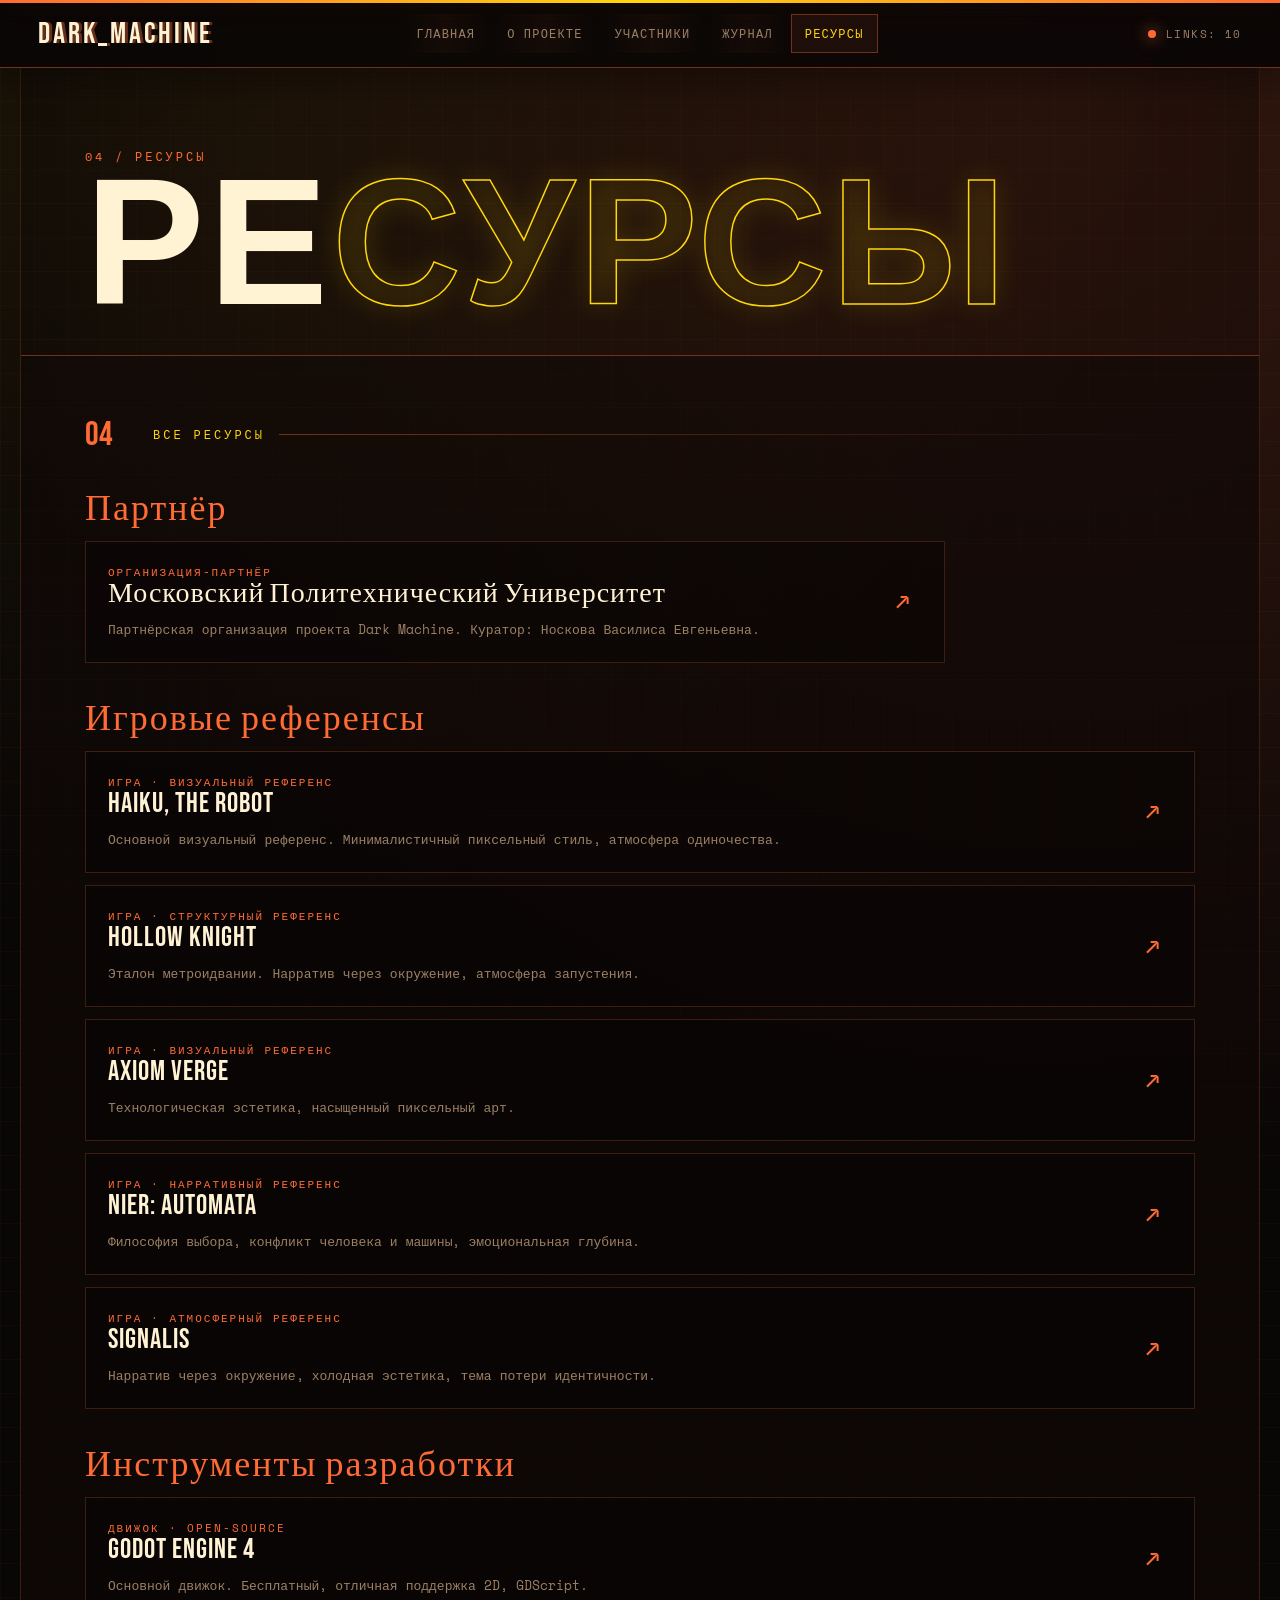
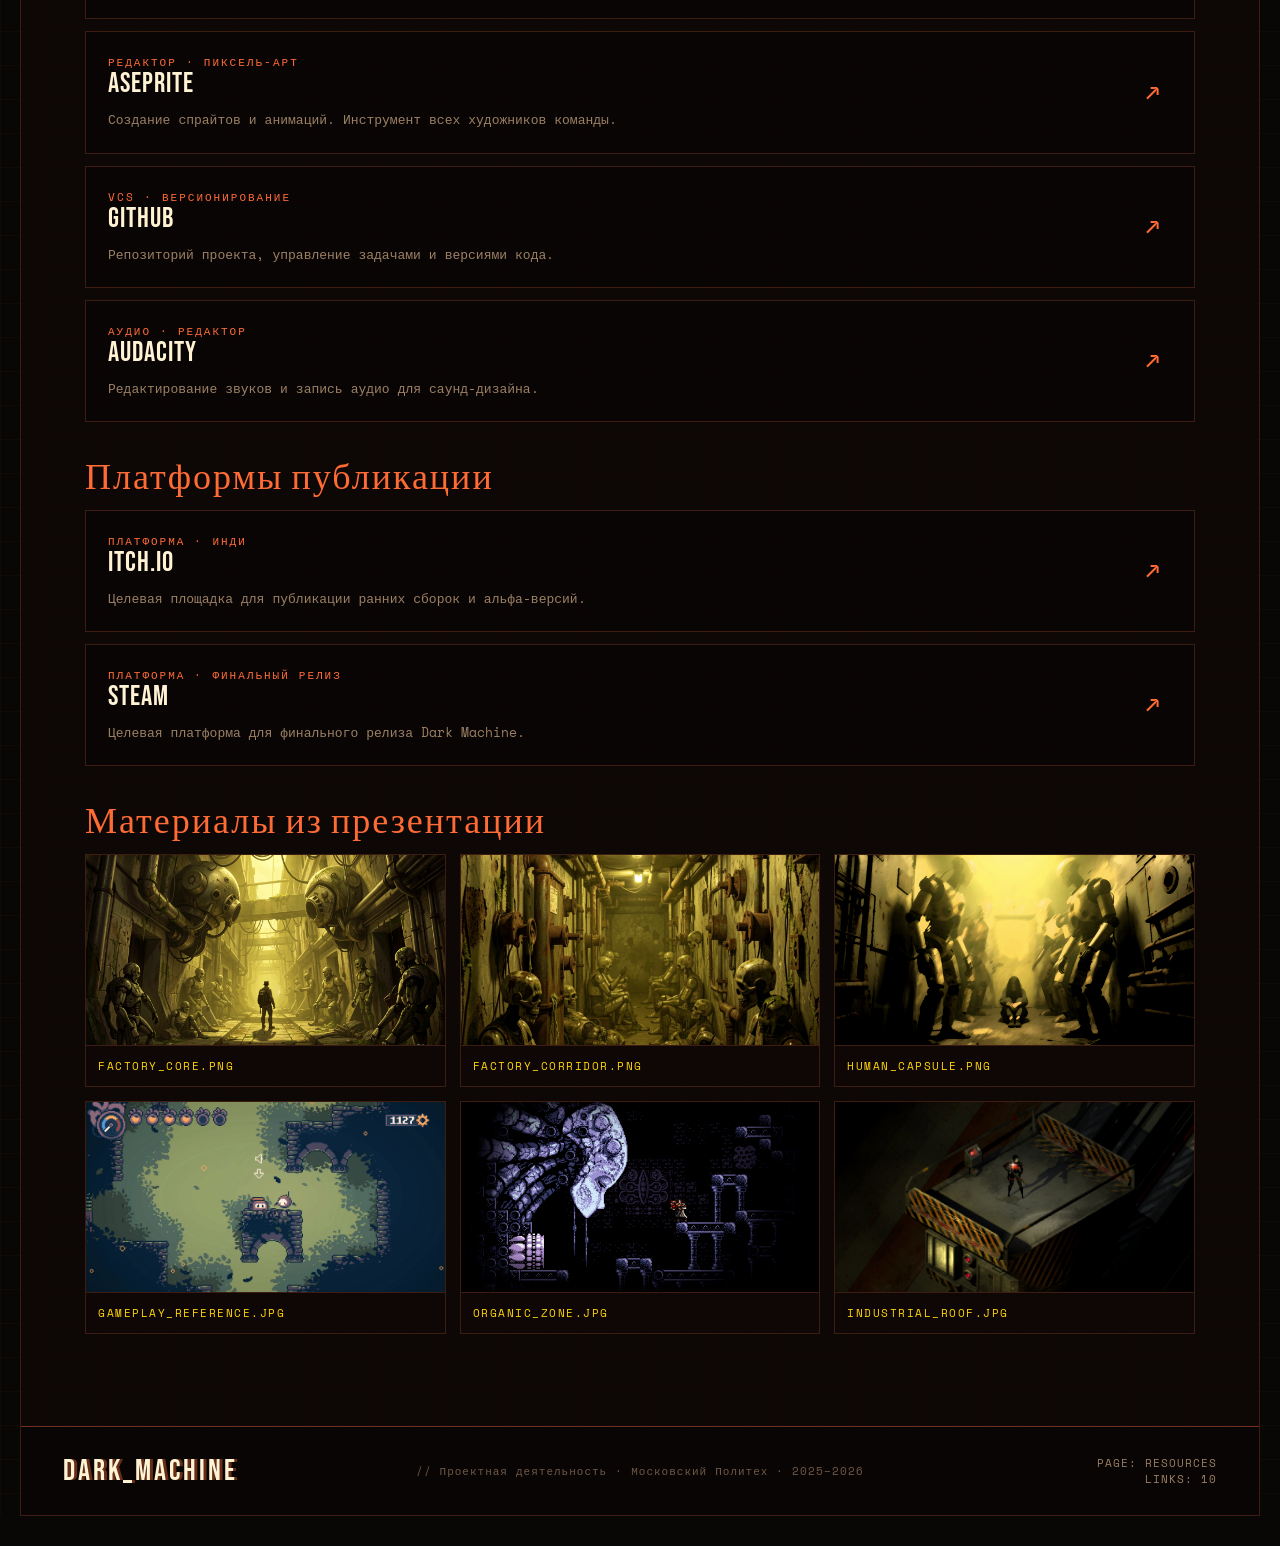
<file: site/pages/resources.html>
<!DOCTYPE html>
<html lang="ru">
<head>
  <meta charset="UTF-8"/>
  <meta name="viewport" content="width=device-width, initial-scale=1.0"/>
  <title>Dark Machine — Ресурсы</title>
  <link rel="stylesheet" href="../css/style.css">
</head>
<body>

<nav>
  <a class="nav-logo" href="../index.html">DARK_MACHINE</a>
  <ul>
    <li><a href="../index.html">Главная</a></li>
    <li><a href="about.html">О проекте</a></li>
    <li><a href="members.html">Участники</a></li>
    <li><a href="journal.html">Журнал</a></li>
    <li><a href="resources.html" class="active">Ресурсы</a></li>
  </ul>
  <div class="nav-status">
    <div class="nav-dot"></div>
    <span>LINKS: 10</span>
  </div>
</nav>

<div class="page">

  <div class="pg-header">
    <div class="pg-header-bg">RES</div>
    <div class="pg-index fade">04 / РЕСУРСЫ</div>
    <h1 class="pg-title fade f2">РЕ<span>СУРСЫ</span></h1>
  </div>

  <div class="sec reveal">
    <div class="sec-label">
      <div class="sec-num">04</div>
      <div class="sec-title">Все ресурсы</div>
      <div class="sec-line"></div>
    </div>

    <div class="res-section">
      <div class="res-head">Партнёр</div>
      <div class="res-list single">
        <a class="res-row" href="#" target="_blank">
          <div>
            <div class="res-type">Организация-партнёр</div>
            <div class="res-name">Московский Политехнический Университет</div>
            <div class="res-desc">Партнёрская организация проекта Dark Machine. Куратор: Носкова Василиса Евгеньевна.</div>
          </div>
          <span class="res-arrow">↗</span>
        </a>
      </div>
    </div>

    <div class="res-section">
      <div class="res-head">Игровые референсы</div>
      <div class="res-list">
        <a class="res-row" href="https://store.steampowered.com/app/1231880/Haiku_the_Robot/" target="_blank">
          <div>
            <div class="res-type">Игра · Визуальный референс</div>
            <div class="res-name">Haiku, the Robot</div>
            <div class="res-desc">Основной визуальный референс. Минималистичный пиксельный стиль, атмосфера одиночества.</div>
          </div>
          <span class="res-arrow">↗</span>
        </a>
        <a class="res-row" href="https://store.steampowered.com/app/367520/Hollow_Knight/" target="_blank">
          <div>
            <div class="res-type">Игра · Структурный референс</div>
            <div class="res-name">Hollow Knight</div>
            <div class="res-desc">Эталон метроидвании. Нарратив через окружение, атмосфера запустения.</div>
          </div>
          <span class="res-arrow">↗</span>
        </a>
        <a class="res-row" href="https://store.steampowered.com/app/1869780/Axiom_Verge_2/" target="_blank">
          <div>
            <div class="res-type">Игра · Визуальный референс</div>
            <div class="res-name">Axiom Verge</div>
            <div class="res-desc">Технологическая эстетика, насыщенный пиксельный арт.</div>
          </div>
          <span class="res-arrow">↗</span>
        </a>
        <a class="res-row" href="https://store.steampowered.com/app/524220/NieR_Automata/" target="_blank">
          <div>
            <div class="res-type">Игра · Нарративный референс</div>
            <div class="res-name">NieR: Automata</div>
            <div class="res-desc">Философия выбора, конфликт человека и машины, эмоциональная глубина.</div>
          </div>
          <span class="res-arrow">↗</span>
        </a>
        <a class="res-row" href="https://store.steampowered.com/app/1262350/SIGNALIS/" target="_blank">
          <div>
            <div class="res-type">Игра · Атмосферный референс</div>
            <div class="res-name">Signalis</div>
            <div class="res-desc">Нарратив через окружение, холодная эстетика, тема потери идентичности.</div>
          </div>
          <span class="res-arrow">↗</span>
        </a>
      </div>
    </div>

    <div class="res-section">
      <div class="res-head">Инструменты разработки</div>
      <div class="res-list">
        <a class="res-row" href="https://godotengine.org/" target="_blank">
          <div>
            <div class="res-type">Движок · Open-Source</div>
            <div class="res-name">Godot Engine 4</div>
            <div class="res-desc">Основной движок. Бесплатный, отличная поддержка 2D, GDScript.</div>
          </div>
          <span class="res-arrow">↗</span>
        </a>
        <a class="res-row" href="https://www.aseprite.org/" target="_blank">
          <div>
            <div class="res-type">Редактор · Пиксель-арт</div>
            <div class="res-name">Aseprite</div>
            <div class="res-desc">Создание спрайтов и анимаций. Инструмент всех художников команды.</div>
          </div>
          <span class="res-arrow">↗</span>
        </a>
        <a class="res-row" href="https://github.com/" target="_blank">
          <div>
            <div class="res-type">VCS · Версионирование</div>
            <div class="res-name">GitHub</div>
            <div class="res-desc">Репозиторий проекта, управление задачами и версиями кода.</div>
          </div>
          <span class="res-arrow">↗</span>
        </a>
        <a class="res-row" href="https://www.audacityteam.org/" target="_blank">
          <div>
            <div class="res-type">Аудио · Редактор</div>
            <div class="res-name">Audacity</div>
            <div class="res-desc">Редактирование звуков и запись аудио для саунд-дизайна.</div>
          </div>
          <span class="res-arrow">↗</span>
        </a>
      </div>
    </div>

    <div class="res-section">
      <div class="res-head">Платформы публикации</div>
      <div class="res-list">
        <a class="res-row" href="https://itch.io" target="_blank">
          <div>
            <div class="res-type">Платформа · Инди</div>
            <div class="res-name">itch.io</div>
            <div class="res-desc">Целевая площадка для публикации ранних сборок и альфа-версий.</div>
          </div>
          <span class="res-arrow">↗</span>
        </a>
        <a class="res-row" href="https://store.steampowered.com" target="_blank">
          <div>
            <div class="res-type">Платформа · Финальный релиз</div>
            <div class="res-name">Steam</div>
            <div class="res-desc">Целевая платформа для финального релиза Dark Machine.</div>
          </div>
          <span class="res-arrow">↗</span>
        </a>
      </div>
    </div>

    <div class="res-section">
      <div class="res-head">Материалы из презентации</div>
      <div class="asset-gallery">
        <div class="asset-card"><img src="../assets/factory-hero.png" alt="Factory core"><div>factory_core.png</div></div>
        <div class="asset-card"><img src="../assets/factory-corridor.png" alt="Factory corridor"><div>factory_corridor.png</div></div>
        <div class="asset-card"><img src="../assets/human-capsule.png" alt="Human capsule"><div>human_capsule.png</div></div>
        <div class="asset-card"><img src="../assets/gameplay-ref.jpg" alt="Gameplay reference"><div>gameplay_reference.jpg</div></div>
        <div class="asset-card"><img src="../assets/organic-zone.jpg" alt="Organic zone"><div>organic_zone.jpg</div></div>
        <div class="asset-card"><img src="../assets/industrial-roof.jpg" alt="Industrial roof"><div>industrial_roof.jpg</div></div>
      </div>
    </div>

  </div>

</div>

<footer>
  <div class="footer-logo">DARK_MACHINE</div>
  <div class="footer-copy">// Проектная деятельность · Московский Политех · 2025–2026</div>
  <div class="footer-right">PAGE: RESOURCES<br>LINKS: 10</div>
</footer>

<script src="../js/main.js"></script>
</body>
</html>
</file>
<file: site/css/style.css>
@import url('https://fonts.googleapis.com/css2?family=Bebas+Neue&family=Space+Mono:wght@400;700&display=swap');

:root{
  --bg:#090606;
  --bg2:#120a08;
  --panel:#170c09;
  --panel2:#21100b;
  --line:#3d1c12;
  --line2:#70301b;
  --hot:#ff6b35;
  --amber:#ffd60a;
  --amber2:#f2a900;
  --bright:#fff3d4;
  --text:#dcc7a9;
  --muted:#9b8064;
  --dim:#6f5847;
  --danger:#b7321d;
  --shadow:rgba(255,107,53,.18);
  --max:1240px;
}

*{box-sizing:border-box;margin:0;padding:0}
html{scroll-behavior:smooth;background:var(--bg)}
body{
  min-height:100vh;
  font-family:'Space Mono',monospace;
  color:var(--text);
  background:
    linear-gradient(90deg,rgba(255,107,53,.035) 1px,transparent 1px) 0 0/34px 34px,
    linear-gradient(0deg,rgba(255,214,10,.025) 1px,transparent 1px) 0 0/34px 34px,
    radial-gradient(circle at 82% 4%,rgba(255,107,53,.18),transparent 34%),
    radial-gradient(circle at 20% 0,rgba(255,214,10,.08),transparent 28%),
    var(--bg);
  overflow-x:hidden;
}
body:before{
  content:"";position:fixed;inset:0;pointer-events:none;z-index:20;
  background:repeating-linear-gradient(0deg,rgba(255,255,255,.035),rgba(255,255,255,.035) 1px,transparent 1px,transparent 4px);
  mix-blend-mode:overlay;opacity:.22;
}
body:after{
  content:"";position:fixed;left:0;right:0;top:0;height:3px;z-index:30;
  background:linear-gradient(90deg,var(--hot),var(--amber),var(--hot));
  box-shadow:0 0 24px var(--shadow);
}

a{color:inherit;text-decoration:none}
img{display:block;max-width:100%}
::selection{background:var(--hot);color:#120704}

nav{
  position:sticky;top:0;z-index:15;
  display:grid;grid-template-columns:minmax(190px,1fr) auto minmax(170px,1fr);
  align-items:center;gap:18px;
  padding:14px clamp(16px,3vw,42px);
  background:rgba(9,6,6,.92);backdrop-filter:blur(14px);
  border-bottom:1px solid var(--line2);
  box-shadow:0 14px 40px rgba(0,0,0,.35);
}
.nav-logo,.footer-logo{
  font-family:'Bebas Neue',sans-serif;font-size:30px;letter-spacing:3px;color:var(--bright);
  text-shadow:3px 0 0 rgba(255,107,53,.38);
}
nav ul{list-style:none;display:flex;align-items:center;justify-content:center;gap:4px;flex-wrap:wrap}
nav li a{
  display:block;padding:10px 13px;border:1px solid transparent;
  color:var(--muted);font-size:12px;text-transform:uppercase;letter-spacing:1.2px;
  transition:.2s ease;background:linear-gradient(90deg,transparent,rgba(255,107,53,.04),transparent);
}
nav li a:hover,nav li a.active{color:var(--amber);border-color:var(--line2);background:rgba(255,107,53,.08)}
.nav-status{justify-self:end;display:flex;gap:10px;align-items:center;color:var(--muted);font-size:11px;text-transform:uppercase;letter-spacing:1.4px;white-space:nowrap}
.nav-dot{width:8px;height:8px;border-radius:50%;background:var(--hot);box-shadow:0 0 16px var(--hot);animation:pulse 1.6s infinite}
@keyframes pulse{50%{opacity:.35;transform:scale(.75)}}

.page{width:min(var(--max),calc(100% - 28px));margin:0 auto;border-left:1px solid var(--line);border-right:1px solid var(--line);background:rgba(12,7,6,.35)}
.hero{position:relative;min-height:calc(100vh - 68px);padding:86px clamp(18px,5vw,70px) 0;overflow:hidden;border-bottom:1px solid var(--line2)}
.hero-watermark,.pg-header-bg{
  position:absolute;z-index:-1;font-family:'Bebas Neue',sans-serif;font-size:clamp(84px,16vw,236px);letter-spacing:8px;line-height:.8;
  color:rgba(255,107,53,.06);white-space:nowrap;user-select:none;
}
.hero-watermark{top:42px;left:34px}.pg-header-bg{right:22px;bottom:18px}
.hero-body{display:grid;grid-template-columns:minmax(0,1fr) 360px;gap:42px;align-items:end}
.hero-kicker,.pg-index{color:var(--hot);text-transform:uppercase;font-size:12px;letter-spacing:3px;margin-bottom:16px}
.hero-title,.pg-title{
  font-family:'Bebas Neue',sans-serif;color:var(--bright);font-size:clamp(88px,14vw,190px);line-height:.78;letter-spacing:4px;text-transform:uppercase;
}
.hero-title em,.pg-title span{font-style:normal;color:transparent;-webkit-text-stroke:1.5px var(--amber);text-shadow:0 0 30px rgba(255,214,10,.15)}
.hero-rule{width:min(520px,100%);height:6px;background:linear-gradient(90deg,var(--hot),var(--amber),transparent);margin:24px 0}
.hero-desc{max-width:720px;font-size:16px;line-height:1.8;color:var(--text);border-left:5px solid var(--hot);padding-left:20px;background:linear-gradient(90deg,rgba(255,107,53,.09),transparent);padding-top:12px;padding-bottom:12px}
.hero-desc strong,.prose strong{color:var(--amber);font-weight:700}
.hero-actions{display:flex;gap:14px;flex-wrap:wrap;margin-top:30px}.btn{display:inline-flex;align-items:center;justify-content:center;min-height:46px;padding:12px 24px;border:1px solid var(--hot);font-size:12px;letter-spacing:2px;text-transform:uppercase;transition:.2s ease}.btn-fill{background:var(--hot);color:#170805;font-weight:700}.btn-fill:hover{background:var(--amber);border-color:var(--amber);transform:translateY(-2px)}.btn-outline{color:var(--hot)}.btn-outline:hover{background:rgba(255,107,53,.1);color:var(--amber)}
.hero-stats-panel,.sidebar-block,.specs-table,.media-frame{
  background:linear-gradient(180deg,rgba(255,107,53,.1),rgba(255,214,10,.03));
  border:1px solid var(--line2);box-shadow:18px 18px 0 rgba(255,107,53,.05),0 0 44px rgba(0,0,0,.35);
}
.stats-panel-head,.sidebar-head{padding:14px 16px;border-bottom:1px solid var(--line2);color:var(--amber);font-size:12px;letter-spacing:2px;text-transform:uppercase;background:rgba(0,0,0,.22)}
.stat-row,.sidebar-row{display:flex;justify-content:space-between;gap:16px;padding:14px 16px;border-bottom:1px solid var(--line)}
.stat-row:last-child,.sidebar-row:last-child{border-bottom:0}.stat-key,.sidebar-key{color:var(--muted);font-size:11px;text-transform:uppercase}.stat-val,.sidebar-val{color:var(--bright);font-weight:700;font-size:12px;text-align:right}
.hero-media{margin:54px 0 0;display:grid;grid-template-columns:1.2fr .8fr;gap:14px;align-items:stretch}.media-frame{position:relative;overflow:hidden;min-height:320px}.media-frame img{width:100%;height:100%;object-fit:cover;filter:saturate(.85) contrast(1.06) brightness(.86)}.media-frame:after{content:attr(data-label);position:absolute;left:0;top:0;padding:10px 14px;background:#110806;border-right:1px solid var(--hot);border-bottom:1px solid var(--hot);color:var(--amber);font-size:11px;letter-spacing:2px;text-transform:uppercase}.media-frame.small{min-height:160px}.media-stack{display:grid;gap:14px}
.hero-ticker{display:grid;grid-template-columns:repeat(6,1fr);margin:48px calc(clamp(18px,5vw,70px)*-1) 0;border-top:1px solid var(--line2);background:#100706}.ticker-item{padding:18px 16px;border-right:1px solid var(--line);color:var(--dim);font-size:10px;text-transform:uppercase;letter-spacing:1.5px}.ticker-item span{display:block;color:var(--bright);font-size:12px;margin-top:6px;letter-spacing:0;text-transform:none}

.pg-header{position:relative;min-height:280px;padding:80px clamp(18px,5vw,70px) 34px;border-bottom:1px solid var(--line2);overflow:hidden}.sec{padding:58px clamp(18px,5vw,70px);border-bottom:1px solid var(--line2);background:rgba(16,8,6,.52)}.sec.dark{background:rgba(255,107,53,.055)}.sec-label{display:grid;grid-template-columns:54px auto 1fr;gap:14px;align-items:center;margin-bottom:32px}.sec-num{font-family:'Bebas Neue';font-size:34px;color:var(--hot)}.sec-title{color:var(--amber);font-size:12px;text-transform:uppercase;letter-spacing:3px}.sec-line{height:1px;background:linear-gradient(90deg,var(--line2),transparent)}
.about-grid,.journal-grid{display:grid;grid-template-columns:minmax(0,1.5fr) minmax(280px,.75fr);gap:34px}.prose p{font-size:15px;line-height:1.85;margin-bottom:18px;color:var(--text)}
.specs-table,.team-table{width:100%;border-collapse:collapse}.specs-table caption{padding:14px;text-align:left;color:var(--amber);border-bottom:1px solid var(--line2);font-size:12px;letter-spacing:2px}.specs-table td,.team-table td,.team-table th{border-bottom:1px solid var(--line);padding:14px 16px;vertical-align:top}.specs-table td:first-child{color:var(--muted);text-transform:uppercase;font-size:11px}.specs-table td:last-child{color:var(--bright);font-weight:700;text-align:right}
.paths-section{display:grid;grid-template-columns:1fr 1fr;border-bottom:1px solid var(--line2)}.path-block{position:relative;padding:56px clamp(18px,5vw,64px);min-height:330px;border-right:1px solid var(--line2);background:linear-gradient(135deg,rgba(255,107,53,.1),rgba(0,0,0,.1))}.path-block:last-child{border-right:0}.path-block-num,.post-id{position:absolute;right:20px;top:12px;font-family:'Bebas Neue';font-size:92px;color:rgba(255,214,10,.08)}.path-badge,.post-cat,.res-type{color:var(--hot);font-size:11px;letter-spacing:2px;text-transform:uppercase}.path-block-title{font-family:'Bebas Neue';font-size:70px;color:var(--bright);letter-spacing:2px;margin:10px 0}.path-block-desc{line-height:1.75;color:var(--text);max-width:620px}.cyborg{background:linear-gradient(135deg,rgba(255,214,10,.09),rgba(255,107,53,.03))}
.zones-strip,.refs-grid,.res-list{display:grid;gap:12px}.zone,.ref-strip,.post-strip,.res-row{display:grid;grid-template-columns:78px 1fr;gap:22px;padding:22px;border:1px solid var(--line);background:rgba(8,5,4,.56);transition:.2s ease}.zone:hover,.ref-strip:hover,.post-strip:hover,.res-row:hover{border-color:var(--hot);background:rgba(255,107,53,.08);transform:translateX(4px)}.zone-num,.ref-idx,.td-num{font-family:'Bebas Neue';font-size:40px;color:var(--hot)}.zone-name,.ref-name,.post-title-text,.res-name{font-family:'Bebas Neue';font-size:28px;letter-spacing:1px;color:var(--bright);line-height:1}.zone-desc,.ref-desc,.res-desc,.td-desc{font-size:13px;line-height:1.7;color:var(--muted);margin-top:10px}
.image-strip{display:grid;grid-template-columns:repeat(3,1fr);gap:12px;margin-top:26px}.image-strip .media-frame{min-height:230px}
.team-table th{text-align:left;color:var(--amber);font-size:11px;letter-spacing:2px;text-transform:uppercase;background:#120706;border-top:1px solid var(--line2)}.team-table tr{transition:.2s}.team-table tbody tr:hover{background:rgba(255,107,53,.07)}.td-name{font-weight:700;color:var(--bright)}.td-role{color:var(--amber);font-size:12px;text-transform:uppercase;letter-spacing:1px}.td-tags{display:flex;gap:7px;flex-wrap:wrap}.contrib,.tag{display:inline-block;border:1px solid var(--line2);padding:5px 8px;color:var(--text);background:rgba(255,107,53,.06);font-size:10px;text-transform:uppercase}.tag.amber,.contrib:hover{color:var(--amber);border-color:var(--amber)}.tag.hot{color:var(--hot)}
.post-strip{position:relative;grid-template-columns:122px 1fr 28px;margin-bottom:14px}.post-left{border-right:1px solid var(--line);padding-right:16px}.post-date{color:var(--amber);font-size:12px}.post-id{position:static;font-size:54px}.post-body p{font-size:13px;line-height:1.7;color:var(--muted);margin-top:12px}.post-footer{display:flex;gap:8px;flex-wrap:wrap;margin-top:16px}.post-arrow,.res-arrow{align-self:center;color:var(--hot);font-size:28px}.progress-row{padding:14px 16px;border-bottom:1px solid var(--line)}.progress-info{display:flex;justify-content:space-between;color:var(--muted);font-size:12px}.progress-info span{color:var(--amber)}.progress-bar{height:8px;margin-top:8px;background:#090403;border:1px solid var(--line)}.progress-fill{height:100%;background:linear-gradient(90deg,var(--hot),var(--amber));box-shadow:0 0 16px var(--shadow)}
.res-section{margin-bottom:34px}.res-head{font-family:'Bebas Neue';font-size:36px;color:var(--hot);letter-spacing:2px;margin-bottom:10px}.res-list.single{max-width:860px}.res-row{grid-template-columns:1fr 28px}.asset-gallery{display:grid;grid-template-columns:repeat(3,1fr);gap:14px}.asset-card{border:1px solid var(--line);background:#0f0705;overflow:hidden}.asset-card img{height:190px;width:100%;object-fit:cover;filter:contrast(1.05) saturate(.9)}.asset-card div{padding:12px;color:var(--amber);font-size:11px;text-transform:uppercase;letter-spacing:1.5px;border-top:1px solid var(--line)}
footer{width:min(var(--max),calc(100% - 28px));margin:0 auto 30px;padding:26px clamp(18px,5vw,42px);display:grid;grid-template-columns:1fr 1.4fr 1fr;gap:18px;align-items:center;border:1px solid var(--line);border-top:0;background:#090504;color:var(--dim);font-size:11px;letter-spacing:1px}.footer-copy{text-align:center}.footer-right{text-align:right;color:var(--muted)}
.fade{opacity:0;transform:translateY(18px);animation:fadeUp .75s forwards}.f2{animation-delay:.12s}.f3{animation-delay:.24s}.f4{animation-delay:.36s}.f5{animation-delay:.48s}@keyframes fadeUp{to{opacity:1;transform:none}}.reveal{opacity:0;transform:translateY(20px);transition:.7s ease}.reveal.visible{opacity:1;transform:none}
@media(max-width:980px){nav{grid-template-columns:1fr}.nav-status{justify-self:start}.hero-body,.about-grid,.journal-grid,.hero-media,.paths-section{grid-template-columns:1fr}.hero-ticker{grid-template-columns:repeat(2,1fr)}.image-strip,.asset-gallery{grid-template-columns:1fr 1fr}.team-table{display:block;overflow-x:auto;white-space:nowrap}footer{grid-template-columns:1fr}.footer-copy,.footer-right{text-align:left}}
@media(max-width:620px){.page,footer{width:100%;border-left:0;border-right:0}.hero{padding-top:48px}.hero-title,.pg-title{font-size:74px}.pg-header{min-height:220px}.sec{padding:42px 16px}.sec-label{grid-template-columns:44px 1fr}.sec-line{grid-column:1/-1}.hero-ticker,.image-strip,.asset-gallery{grid-template-columns:1fr}.zone,.ref-strip,.post-strip{grid-template-columns:1fr}.post-left{border-right:0;border-bottom:1px solid var(--line);padding-bottom:12px}.media-frame{min-height:240px}.nav-logo{font-size:26px}}
</file>
